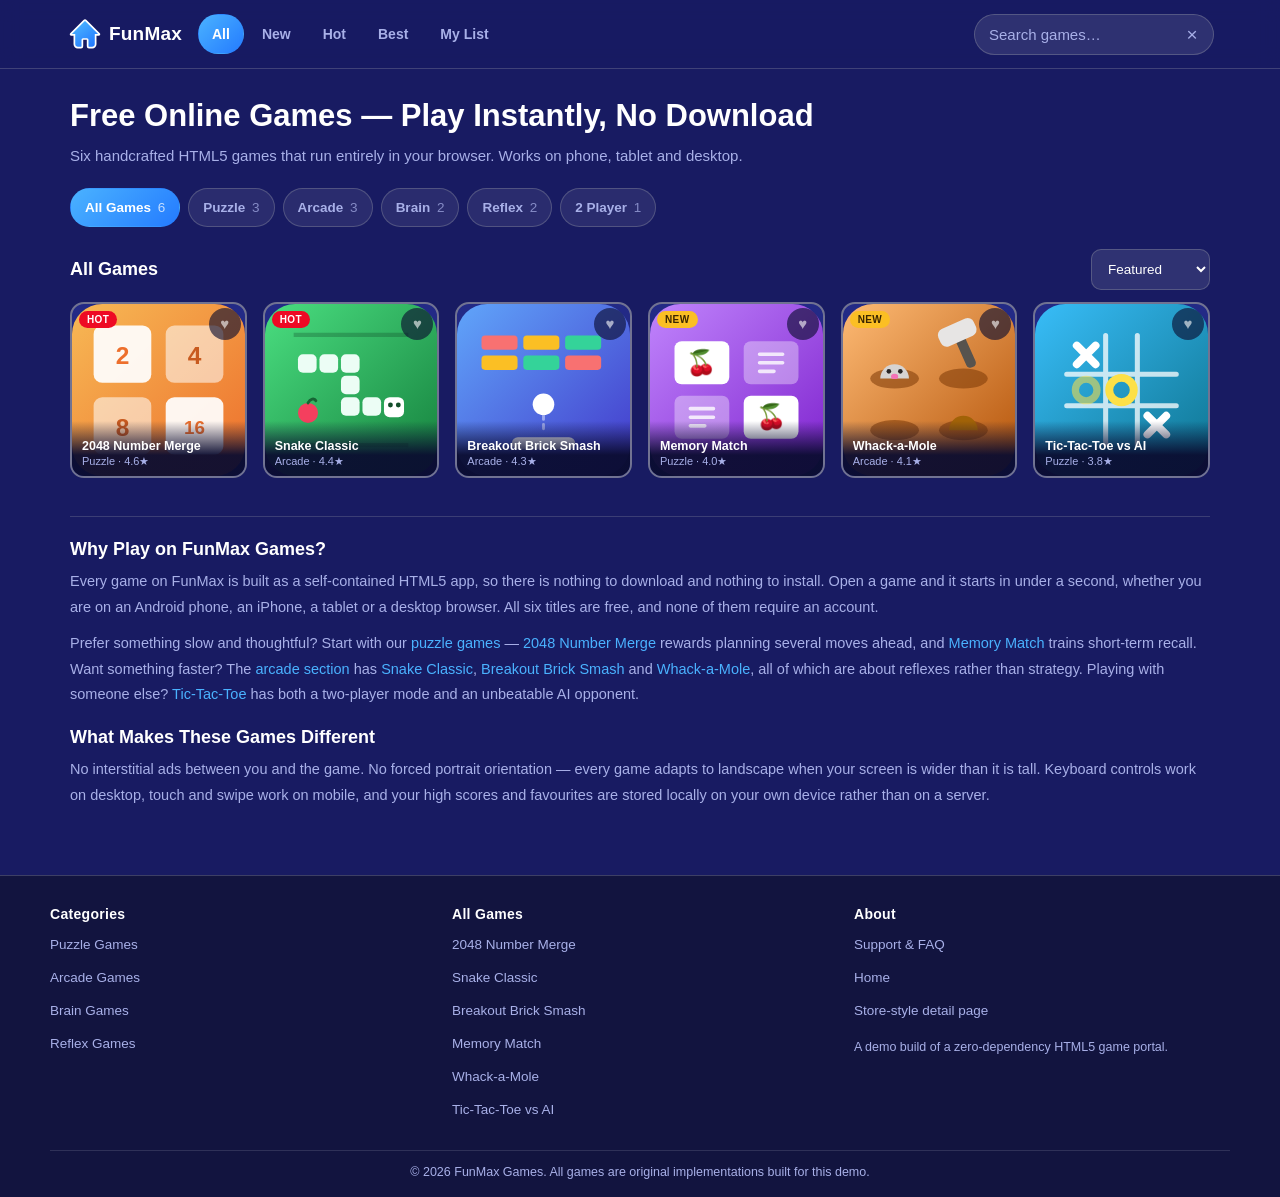
<file: index.html>
<!DOCTYPE html>
<html lang="en">
<head>
<meta charset="utf-8">
<!-- 允许缩放（不写 user-scalable=no / maximum-scale=1.0），满足 WCAG 1.4.4 -->
<meta name="viewport" content="width=device-width, initial-scale=1.0, minimum-scale=1.0, maximum-scale=5.0">
<meta name="robots" content="index,follow">
<meta name="theme-color" content="#181b62">

<!-- 每页独立 title / description -->
<title>FunMax Games - Play 6 Free HTML5 Games Online, No Download</title>
<meta name="description" content="FunMax Games offers free HTML5 games you can play instantly in the browser: 2048, Snake, Breakout, Memory Match, Whack-a-Mole and Tic-Tac-Toe. No download, no install, works on mobile and desktop.">
<meta name="keywords" content="free online games,html5 games,play games unblocked,browser games,no download games">

<!-- canonical -->
<link rel="canonical" href="https://suda-go.github.io/funmax-games/">

<!-- OG / Twitter 卡片，保证社交平台分享有预览 -->
<meta property="og:type" content="website">
<meta property="og:site_name" content="FunMax Games">
<meta property="og:locale" content="en_US">
<meta property="og:url" content="https://suda-go.github.io/funmax-games/">
<meta property="og:title" content="FunMax Games - Play 6 Free HTML5 Games Online">
<meta property="og:description" content="Play free HTML5 games instantly in your browser. No download required.">
<meta property="og:image" content="https://suda-go.github.io/funmax-games/assets/og-cover.svg">
<meta property="og:image:width" content="1200">
<meta property="og:image:height" content="630">
<meta name="twitter:card" content="summary_large_image">
<meta name="twitter:title" content="FunMax Games - Play 6 Free HTML5 Games Online">
<meta name="twitter:description" content="Play free HTML5 games instantly in your browser. No download required.">
<meta name="twitter:image" content="https://suda-go.github.io/funmax-games/assets/og-cover.svg">

<!-- PWA -->
<link rel="manifest" href="manifest.webmanifest">
<link rel="icon" href="assets/icon-2048.svg" type="image/svg+xml">
<link rel="stylesheet" href="styles.css">

<!-- 结构化数据 Organization + Breadcrumb + ItemList，供搜索引擎生成富摘要 -->
<script type="application/ld+json">
{
  "@context": "https://schema.org",
  "@type": "Organization",
  "name": "FunMax Games",
  "url": "https://suda-go.github.io/funmax-games",
  "logo": "https://suda-go.github.io/funmax-games/assets/og-cover.svg",
  "contactPoint": [{
    "@type": "ContactPoint",
    "contactType": "customer service",
    "url": "https://suda-go.github.io/funmax-games/#/support"
  }]
}
</script>
<script type="application/ld+json">
{
  "@context": "https://schema.org",
  "@type": "BreadcrumbList",
  "itemListElement": [{
    "@type": "ListItem",
    "position": 1,
    "item": { "@id": "https://suda-go.github.io/funmax-games", "name": "Games" }
  }]
}
</script>
<script type="application/ld+json">
{
  "@context": "https://schema.org",
  "@type": "ItemList",
  "name": "Free HTML5 Games on FunMax",
  "numberOfItems": 6,
  "itemListElement": [
    { "@type": "ListItem", "position": 1, "url": "https://suda-go.github.io/funmax-games/#/game/2048", "name": "2048 Number Merge" },
    { "@type": "ListItem", "position": 2, "url": "https://suda-go.github.io/funmax-games/#/game/snake", "name": "Snake Classic" },
    { "@type": "ListItem", "position": 3, "url": "https://suda-go.github.io/funmax-games/#/game/breakout", "name": "Breakout Brick Smash" },
    { "@type": "ListItem", "position": 4, "url": "https://suda-go.github.io/funmax-games/#/game/memory", "name": "Memory Match" },
    { "@type": "ListItem", "position": 5, "url": "https://suda-go.github.io/funmax-games/#/game/whack", "name": "Whack-a-Mole" },
    { "@type": "ListItem", "position": 6, "url": "https://suda-go.github.io/funmax-games/#/game/tictactoe", "name": "Tic-Tac-Toe vs AI" }
  ]
}
</script>
</head>
<body>

<a class="skip-link" href="#main">Skip to main content</a>

<!-- ============ 头部：logo + 导航 + 搜索 ============ -->
<header class="common-header">
  <div class="header-inner">
    <a href="#/" class="home-link" aria-label="FunMax Games home">
      <svg class="home-icon" width="40" height="40" viewBox="0 0 40 40" fill="none" aria-hidden="true">
        <path d="M36.75 19.8164L21.1328 4.19922C20.5078 3.57422 19.4922 3.57422 18.8672 4.19922L3.25002 19.8164C2.78127 20.2852 3.1133 21.0898 3.77736 21.0898H7.50002V32.0977C7.50002 34.2539 9.25002 36.0039 11.4063 36.0039H15.336C16.1992 36.0039 16.8985 35.3047 16.8985 34.4414V26.6562C16.8985 26.2266 17.25 25.875 17.6797 25.875H22.336C22.7656 25.875 23.1172 26.2266 23.1172 26.6562V34.4414C23.1172 35.3047 23.8164 36.0039 24.6797 36.0039H28.6016C30.7578 36.0039 32.5078 34.2539 32.5078 32.0977V21.0938H36.2227C36.8867 21.0938 37.2227 20.2891 36.75 19.8164Z"
              fill="url(#logoGrad)" stroke="#fff" stroke-width="2"/>
        <defs>
          <linearGradient id="logoGrad" x1="0" y1="15.2" x2="17.8" y2="41.3" gradientUnits="userSpaceOnUse">
            <stop stop-color="#4AB2FF"/><stop offset="1" stop-color="#247BFF"/>
          </linearGradient>
        </defs>
      </svg>
      <span class="home-title">FunMax</span>
    </a>

    <!-- 全局导航 -->
    <nav class="main-nav" aria-label="Primary">
      <a href="#/" data-nav="all">All</a>
      <a href="#/t/new" data-nav="new">New</a>
      <a href="#/t/hot" data-nav="hot">Hot</a>
      <a href="#/t/best" data-nav="best">Best</a>
      <a href="#/favorites" data-nav="favorites">My List</a>
    </nav>

    <!-- 搜索 -->
    <form class="search-box" role="search" onsubmit="return false;">
      <label class="visually-hidden" for="q">Search games</label>
      <input id="q" type="search" placeholder="Search games…" autocomplete="off">
      <button type="button" class="search-clear" aria-label="Clear search" hidden>&times;</button>
    </form>
  </div>
</header>

<main id="main">

  <!-- ==================== 首页视图 ==================== -->
  <section id="view-home" class="view">
    <h1 class="page-title">Free Online Games — Play Instantly, No Download</h1>
    <p class="page-sub">Six handcrafted HTML5 games that run entirely in your browser. Works on phone, tablet and desktop.</p>

    <!-- 分类 + 标签双层筛选 -->
    <nav class="chip-row" aria-label="Filter by category">
      <button class="chip is-active" data-cat="all">All Games <span class="chip-n">6</span></button>
      <button class="chip" data-cat="puzzle">Puzzle <span class="chip-n">3</span></button>
      <button class="chip" data-cat="arcade">Arcade <span class="chip-n">3</span></button>
      <button class="chip" data-cat="brain">Brain <span class="chip-n">2</span></button>
      <button class="chip" data-cat="reflex">Reflex <span class="chip-n">2</span></button>
      <button class="chip" data-cat="2p">2 Player <span class="chip-n">1</span></button>
    </nav>

    <div class="list-toolbar">
      <h2 class="section-title" id="list-heading">All Games</h2>
      <label class="sort-wrap">
        <span class="visually-hidden">Sort games</span>
        <select id="sort">
          <option value="default">Featured</option>
          <option value="rating">Top rated</option>
          <option value="plays">Most played</option>
          <option value="az">A → Z</option>
        </select>
      </label>
    </div>

    <!--
      关键：卡片在静态 HTML 里就带齐 href + src + alt + 可见游戏名。
      若只吐骨架、数据靠客户端 JS 补，爬虫拿到的会是一张白页。
    -->
    <ul class="game-list" id="game-list" aria-labelledby="list-heading">

      <li class="game-item" data-id="2048" data-cat="puzzle brain" data-rating="92" data-plays="18420" data-new="0">
        <article class="common-game-item">
          <a class="common-game-link" href="#/game/2048">
            <img class="common-game-icon" src="assets/icon-2048.svg" width="240" height="240"
                 alt="2048 Number Merge game icon — slide numbered tiles to combine them">
            <span class="badge badge-hot">HOT</span>
            <span class="game-meta">
              <span class="game-name">2048 Number Merge</span>
              <span class="game-tag">Puzzle · 4.6★</span>
            </span>
          </a>
          <button class="fav-btn" data-fav="2048" aria-label="Add 2048 Number Merge to My List" aria-pressed="false">♥</button>
        </article>
      </li>

      <li class="game-item is-wide" data-id="snake" data-cat="arcade reflex" data-rating="88" data-plays="24106" data-new="0">
        <article class="common-game-item">
          <a class="common-game-link" href="#/game/snake">
            <img class="common-game-icon" src="assets/icon-snake.svg" width="360" height="360"
                 alt="Snake Classic game icon — grow the snake by eating food without hitting walls">
            <span class="badge badge-hot">HOT</span>
            <span class="game-meta">
              <span class="game-name">Snake Classic</span>
              <span class="game-tag">Arcade · 4.4★</span>
            </span>
          </a>
          <button class="fav-btn" data-fav="snake" aria-label="Add Snake Classic to My List" aria-pressed="false">♥</button>
        </article>
      </li>

      <li class="game-item" data-id="breakout" data-cat="arcade reflex" data-rating="85" data-plays="12980" data-new="0">
        <article class="common-game-item">
          <a class="common-game-link" href="#/game/breakout">
            <img class="common-game-icon" src="assets/icon-breakout.svg" width="240" height="240"
                 alt="Breakout Brick Smash game icon — bounce the ball to clear all bricks">
            <span class="game-meta">
              <span class="game-name">Breakout Brick Smash</span>
              <span class="game-tag">Arcade · 4.3★</span>
            </span>
          </a>
          <button class="fav-btn" data-fav="breakout" aria-label="Add Breakout Brick Smash to My List" aria-pressed="false">♥</button>
        </article>
      </li>

      <li class="game-item" data-id="memory" data-cat="puzzle brain" data-rating="79" data-plays="9340" data-new="1">
        <article class="common-game-item">
          <a class="common-game-link" href="#/game/memory">
            <img class="common-game-icon" src="assets/icon-memory.svg" width="240" height="240"
                 alt="Memory Match game icon — flip cards to find matching pairs">
            <span class="badge badge-new">NEW</span>
            <span class="game-meta">
              <span class="game-name">Memory Match</span>
              <span class="game-tag">Puzzle · 4.0★</span>
            </span>
          </a>
          <button class="fav-btn" data-fav="memory" aria-label="Add Memory Match to My List" aria-pressed="false">♥</button>
        </article>
      </li>

      <li class="game-item" data-id="whack" data-cat="arcade reflex" data-rating="81" data-plays="15220" data-new="1">
        <article class="common-game-item">
          <a class="common-game-link" href="#/game/whack">
            <img class="common-game-icon" src="assets/icon-whack.svg" width="240" height="240"
                 alt="Whack-a-Mole game icon — tap the moles as they pop out of their holes">
            <span class="badge badge-new">NEW</span>
            <span class="game-meta">
              <span class="game-name">Whack-a-Mole</span>
              <span class="game-tag">Arcade · 4.1★</span>
            </span>
          </a>
          <button class="fav-btn" data-fav="whack" aria-label="Add Whack-a-Mole to My List" aria-pressed="false">♥</button>
        </article>
      </li>

      <li class="game-item" data-id="tictactoe" data-cat="puzzle 2p" data-rating="76" data-plays="7115" data-new="0">
        <article class="common-game-item">
          <a class="common-game-link" href="#/game/tictactoe">
            <img class="common-game-icon" src="assets/icon-tictactoe.svg" width="240" height="240"
                 alt="Tic-Tac-Toe game icon — get three in a row against the computer or a friend">
            <span class="game-meta">
              <span class="game-name">Tic-Tac-Toe vs AI</span>
              <span class="game-tag">Puzzle · 3.8★</span>
            </span>
          </a>
          <button class="fav-btn" data-fav="tictactoe" aria-label="Add Tic-Tac-Toe vs AI to My List" aria-pressed="false">♥</button>
        </article>
      </li>

    </ul>

    <p class="empty-state" id="empty-state" hidden>No games match your search. <button class="link-btn" id="reset-filters">Show all games</button></p>

    <!-- 首页 SEO 文案区，段落内嵌分类与游戏内链 -->
    <section class="seo-block">
      <h2>Why Play on FunMax Games?</h2>
      <p>
        Every game on FunMax is built as a self-contained HTML5 app, so there is nothing to download and nothing to install.
        Open a game and it starts in under a second, whether you are on an Android phone, an iPhone, a tablet or a desktop browser.
        All six titles are free, and none of them require an account.
      </p>
      <p>
        Prefer something slow and thoughtful? Start with our <a href="#/t/puzzle">puzzle games</a> —
        <a href="#/game/2048">2048 Number Merge</a> rewards planning several moves ahead, and
        <a href="#/game/memory">Memory Match</a> trains short-term recall.
        Want something faster? The <a href="#/t/arcade">arcade section</a> has
        <a href="#/game/snake">Snake Classic</a>, <a href="#/game/breakout">Breakout Brick Smash</a>
        and <a href="#/game/whack">Whack-a-Mole</a>, all of which are about reflexes rather than strategy.
        Playing with someone else? <a href="#/game/tictactoe">Tic-Tac-Toe</a> has both a two-player mode and an unbeatable AI opponent.
      </p>

      <h2>What Makes These Games Different</h2>
      <p>
        No interstitial ads between you and the game. No forced portrait orientation — every game adapts to landscape
        when your screen is wider than it is tall. Keyboard controls work on desktop, touch and swipe work on mobile,
        and your high scores and favourites are stored locally on your own device rather than on a server.
      </p>
    </section>
  </section>

  <!-- ==================== 详情视图（JS 渲染） ==================== -->
  <section id="view-detail" class="view" hidden></section>

  <!-- ==================== 支持页视图 ==================== -->
  <section id="view-support" class="view" hidden>
    <h1 class="page-title">Support</h1>
    <div class="seo-block">
      <h2>Contact</h2>
      <p>Found a bug, or want a game added? Open an issue on <a href="https://github.com/suda-go/funmax-games/issues">GitHub</a>.</p>
      <h2>Do I need to install anything?</h2>
      <p>No. Every game runs directly in your browser using HTML5 Canvas and plain JavaScript.</p>
      <h2>Where are my scores saved?</h2>
      <p>In your browser's local storage, on your device only. Clearing site data will reset them.</p>
    </div>
  </section>

</main>

<!-- footer：信任信号 + 内链出口 -->
<footer class="site-footer">
  <div class="footer-cols">
    <div class="footer-col">
      <h2>Categories</h2>
      <ul>
        <li><a href="#/t/puzzle">Puzzle Games</a></li>
        <li><a href="#/t/arcade">Arcade Games</a></li>
        <li><a href="#/t/brain">Brain Games</a></li>
        <li><a href="#/t/reflex">Reflex Games</a></li>
      </ul>
    </div>
    <div class="footer-col">
      <h2>All Games</h2>
      <ul>
        <li><a href="#/game/2048">2048 Number Merge</a></li>
        <li><a href="#/game/snake">Snake Classic</a></li>
        <li><a href="#/game/breakout">Breakout Brick Smash</a></li>
        <li><a href="#/game/memory">Memory Match</a></li>
        <li><a href="#/game/whack">Whack-a-Mole</a></li>
        <li><a href="#/game/tictactoe">Tic-Tac-Toe vs AI</a></li>
      </ul>
    </div>
    <div class="footer-col">
      <h2>About</h2>
      <ul>
        <li><a href="#/support">Support &amp; FAQ</a></li>
        <li><a href="#/">Home</a></li>
        <li><a href="detail/game-detail.html?gid=blackjack&amp;sty=1&amp;is_detail=1">Store-style detail page</a></li>
      </ul>
      <p class="footer-note">A demo build of a zero-dependency HTML5 game portal.</p>
    </div>
  </div>
  <p class="copyright">© 2026 FunMax Games. All games are original implementations built for this demo.</p>
</footer>

<script src="games.js"></script>
<script src="app.js"></script>
</body>
</html>
</file>
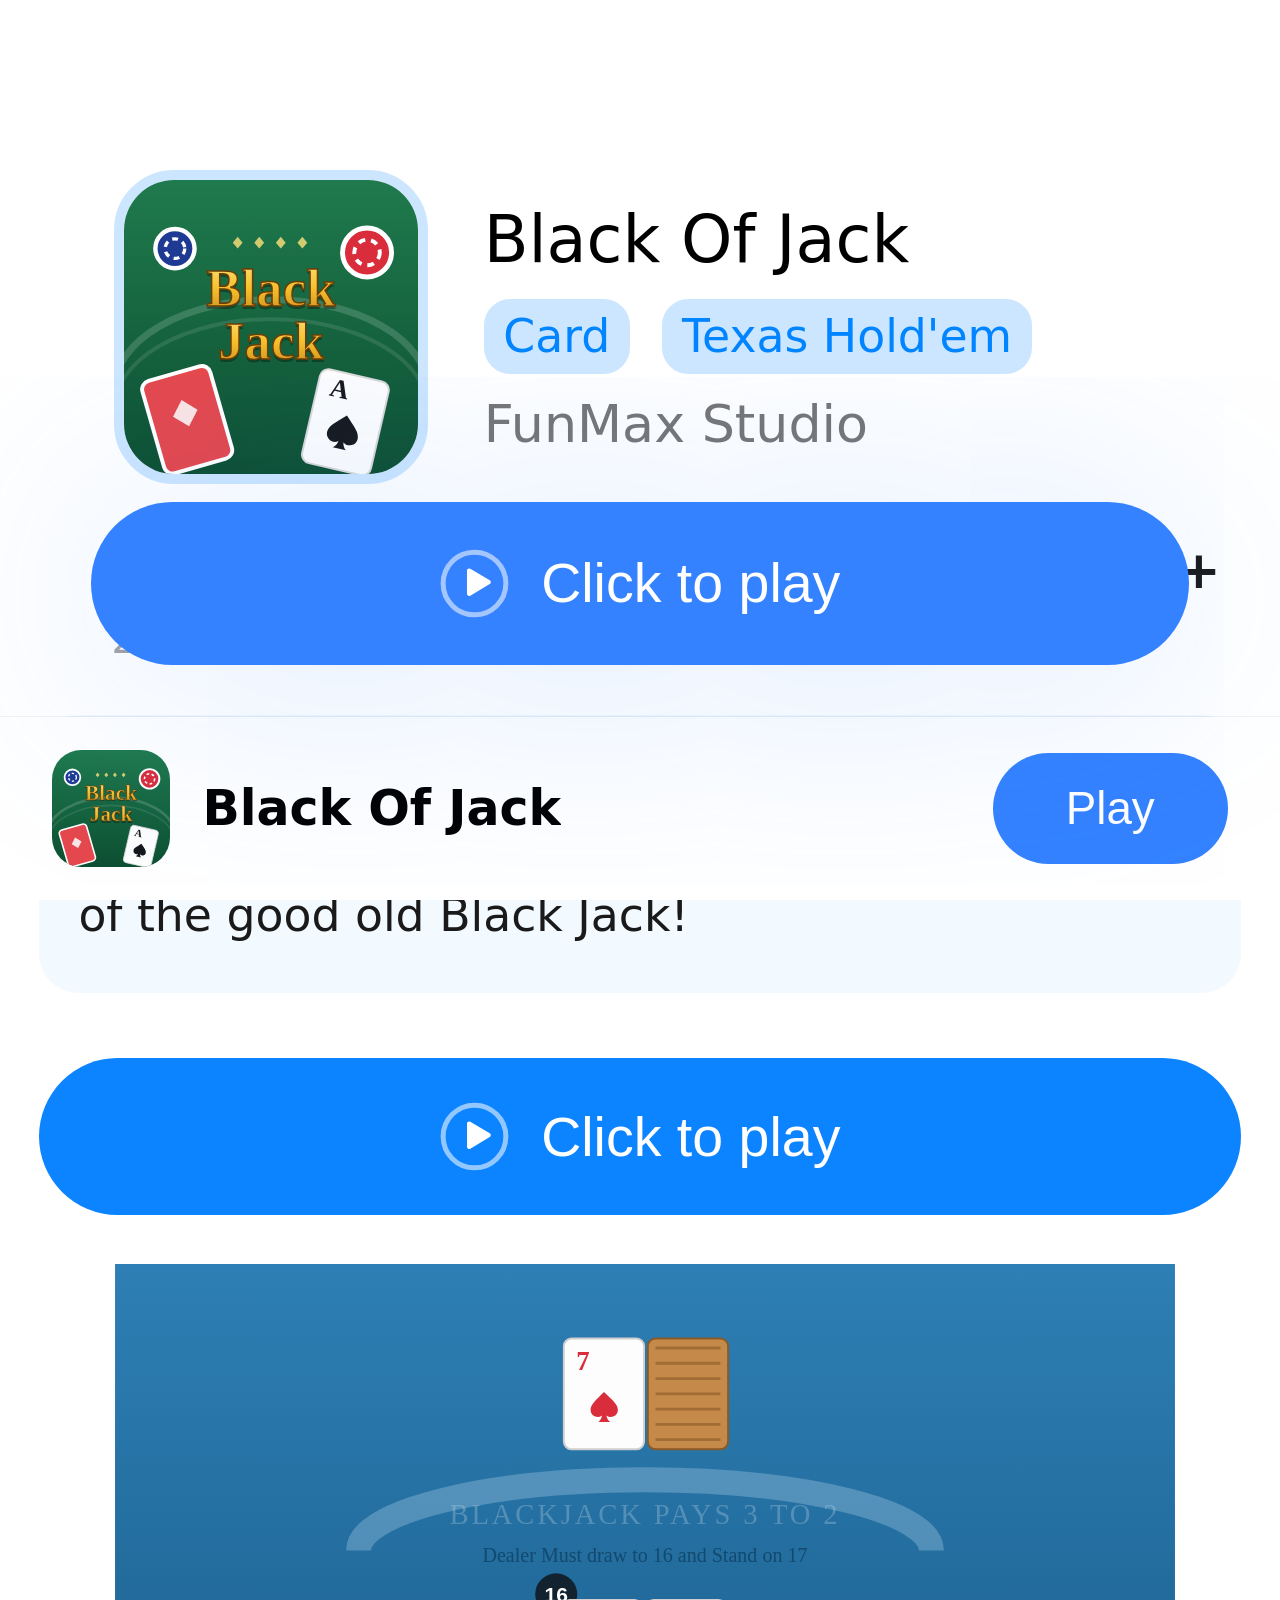
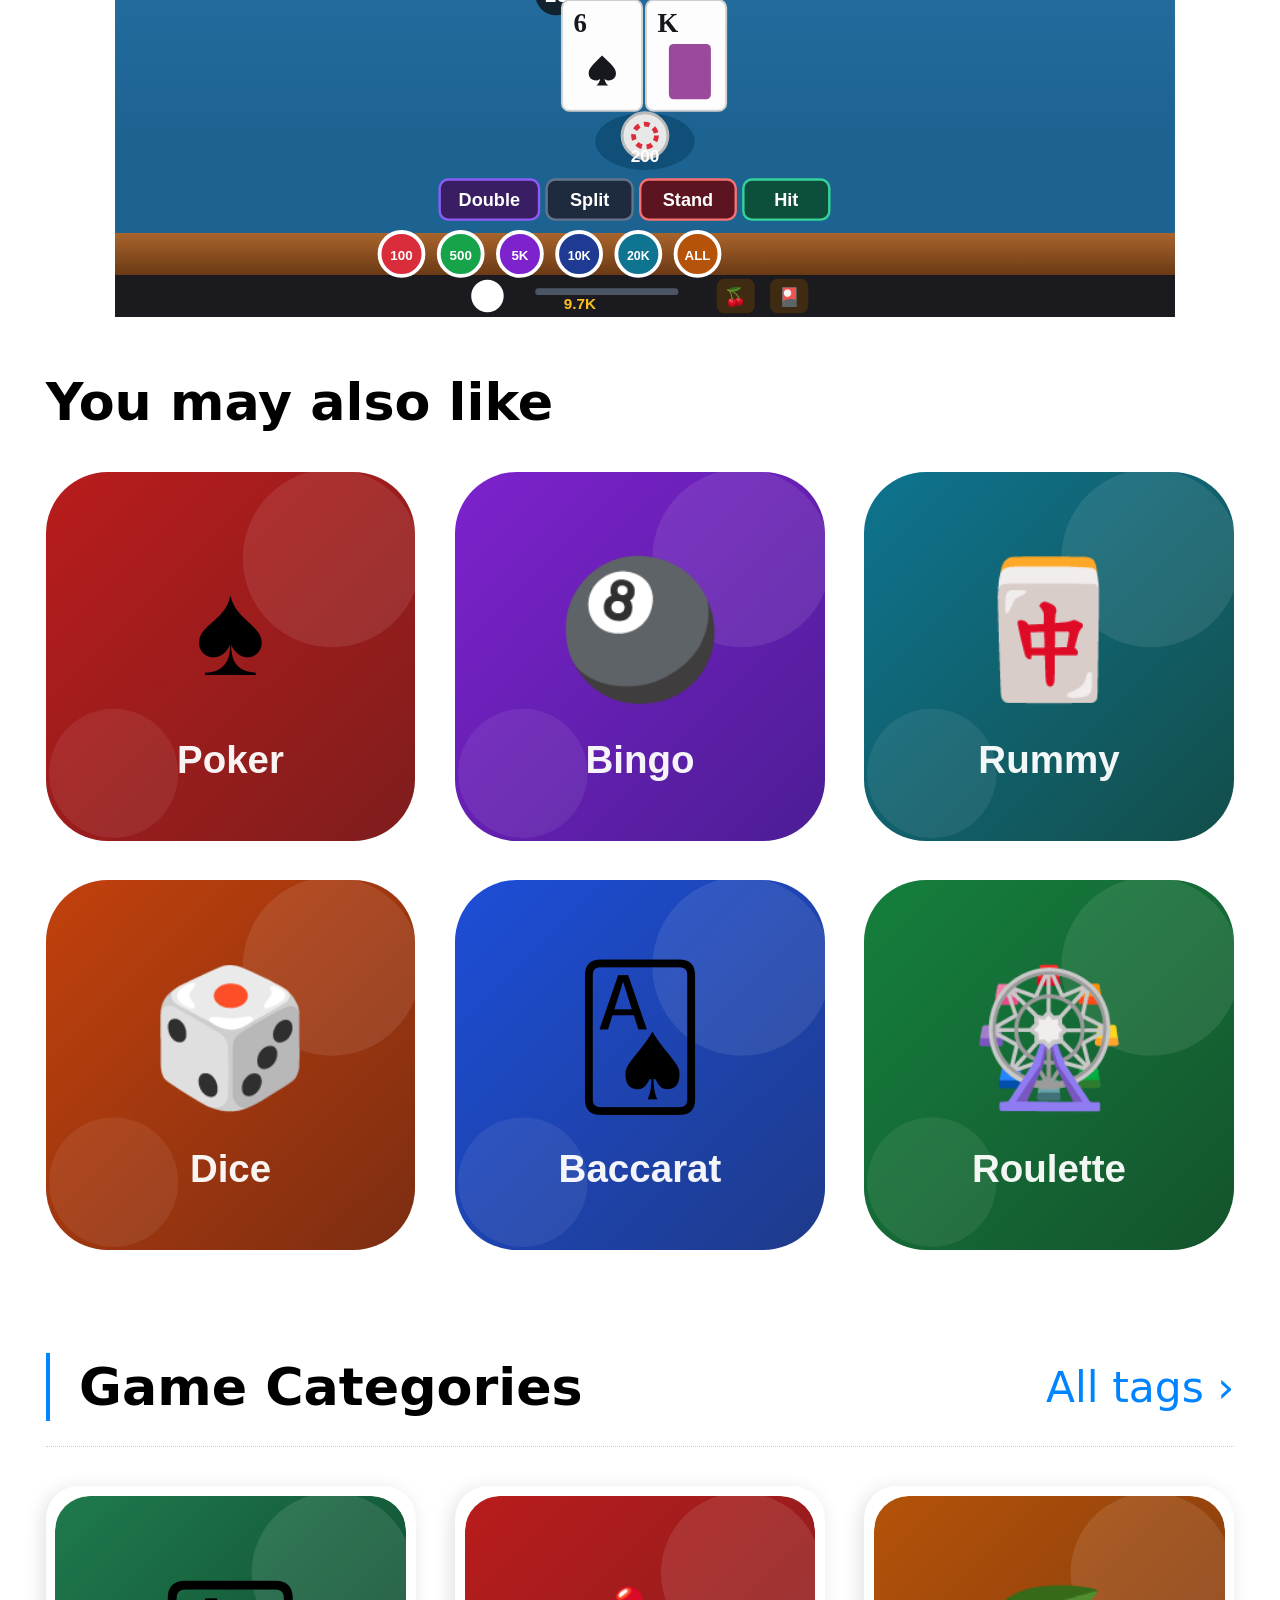
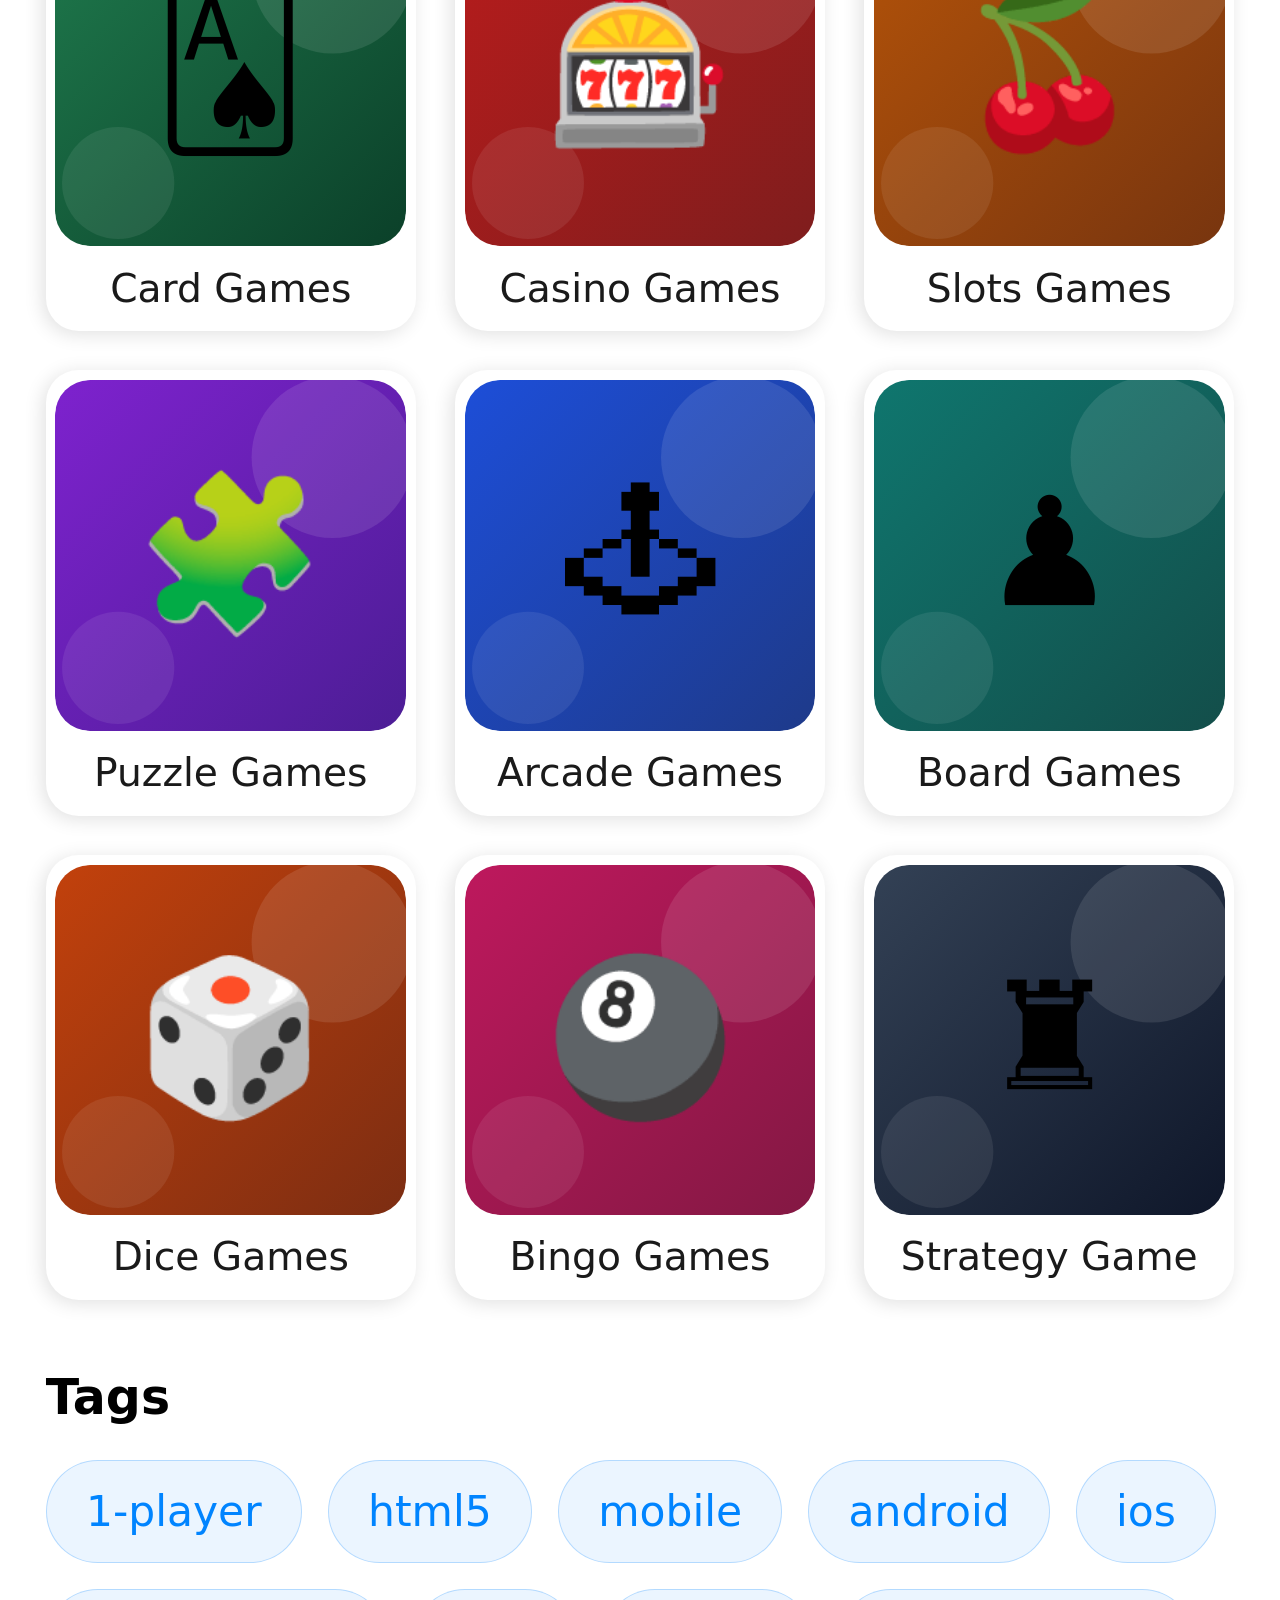
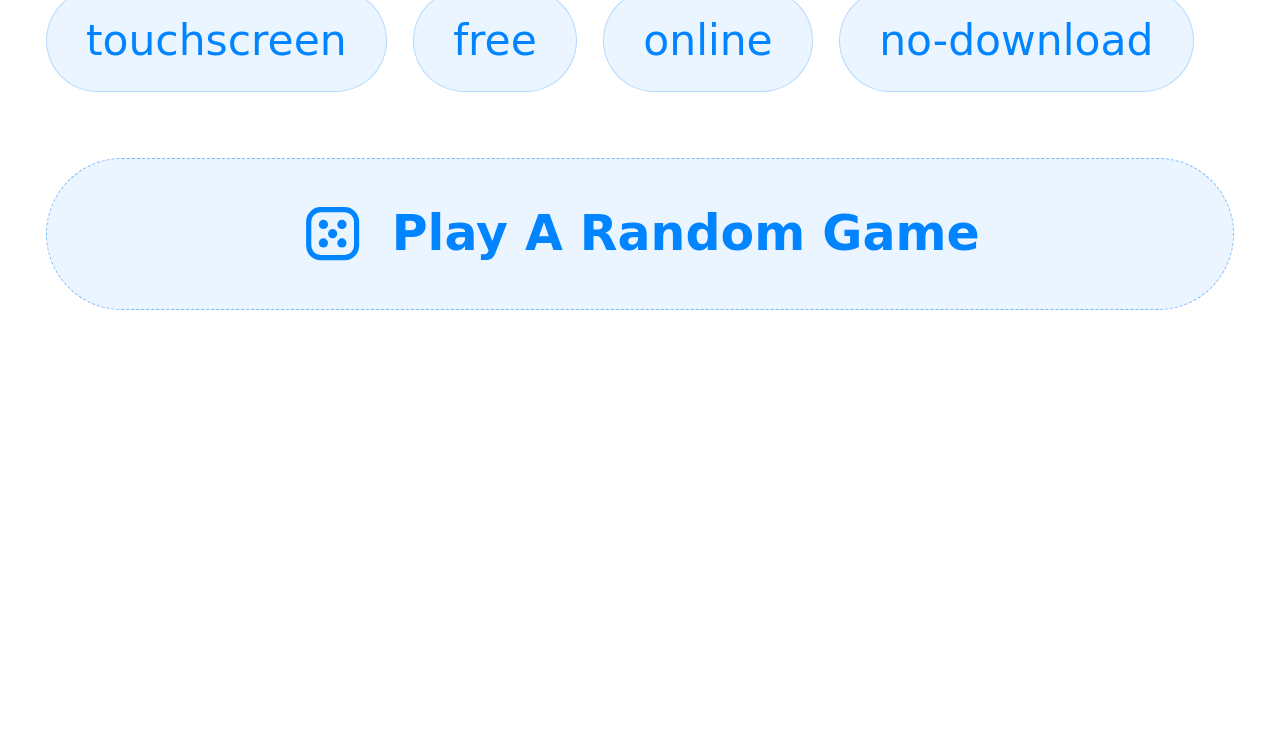
<file: detail/game-detail.html>
<!DOCTYPE html>
<html lang="en">
  <head>
    <meta charset="UTF-8" />
    <!-- 移动端商店页写法：禁用缩放 + 强制竖屏。
         注意 user-scalable=no 不满足 WCAG 1.4.4，生产环境建议改成 maximum-scale=5.0 -->
    <meta
      content="width=device-width,initial-scale=1.0,maximum-scale=1.0,user-scalable=no,viewport-fit=cover"
      name="viewport"
    />
    <meta content="yes" name="apple-mobile-web-app-capable" />
    <meta content="black" name="apple-mobile-web-app-status-bar-style" />
    <meta content="telephone=no" name="format-detection" />
    <meta content="email=no" name="format-detection" />
    <meta content="portrait" name="screen-orientation" />
    <meta content="yes" name="apple-mobile-web-app-capable" />
    <meta content="yes" name="full-screen" />
    <meta content="true" name="x5-fullscreen" />
    <title>Game Center</title>
    <link rel="icon" href="../assets/detail/icon-blackjack.svg" type="image/svg+xml" />
    <link rel="stylesheet" href="game-detail.css" />
  </head>

  <body>
    <div id="app">
      <div class="main" id="main">

        <!-- ===== App 风格顶部导航栏（默认关闭，?topnav=1 开启）=====
             高度等于 game-content 顶部那 13.2653vw 的留白，不挤压下方元素 -->
        <header class="detail-nav" id="detail-nav">
          <button class="nav-btn" id="nav-back" type="button" aria-label="Back">
            <svg viewBox="0 0 24 24" fill="none" aria-hidden="true">
              <path d="M15.5 4.5 8 12l7.5 7.5" stroke="currentColor" stroke-width="2.2" stroke-linecap="round" stroke-linejoin="round"/>
            </svg>
          </button>

          <div class="nav-title" id="nav-title">Black Of Jack</div>

          <div class="nav-actions">
            <button class="nav-btn" id="nav-search" type="button" aria-label="Search">
              <svg viewBox="0 0 24 24" fill="none" aria-hidden="true">
                <circle cx="10.6" cy="10.6" r="6.4" stroke="currentColor" stroke-width="2.1"/>
                <path d="m15.4 15.4 4.3 4.3" stroke="currentColor" stroke-width="2.1" stroke-linecap="round"/>
              </svg>
            </button>
            <button class="nav-btn" id="nav-share" type="button" aria-label="Share">
              <svg viewBox="0 0 24 24" fill="none" aria-hidden="true">
                <path d="M12 15.5V3.8m0 0L8.3 7.5M12 3.8l3.7 3.7" stroke="currentColor" stroke-width="2.1" stroke-linecap="round" stroke-linejoin="round"/>
                <path d="M5.2 12.4v6.3c0 .8.7 1.5 1.5 1.5h10.6c.8 0 1.5-.7 1.5-1.5v-6.3" stroke="currentColor" stroke-width="2.1" stroke-linecap="round"/>
              </svg>
            </button>
            <button class="nav-btn" id="nav-more" type="button" aria-label="More options"
                    aria-haspopup="true" aria-expanded="false">
              <svg viewBox="0 0 24 24" fill="none" aria-hidden="true">
                <circle cx="12" cy="5" r="1.9" fill="currentColor"/>
                <circle cx="12" cy="12" r="1.9" fill="currentColor"/>
                <circle cx="12" cy="19" r="1.9" fill="currentColor"/>
              </svg>
            </button>
          </div>

          <!-- 更多菜单 -->
          <div class="nav-menu" id="nav-menu" role="menu" hidden>
            <button class="nav-menu-item" role="menuitem" data-act="wishlist">Add to wishlist</button>
            <button class="nav-menu-item" role="menuitem" data-act="copy">Copy link</button>
            <button class="nav-menu-item" role="menuitem" data-act="home">Back to FunMax</button>
          </div>
        </header>

        <!-- 轻提示条 -->
        <div class="nav-toast" id="nav-toast" role="status" aria-live="polite" hidden></div>

        <!-- 右上角固定 home 按钮（pulse 动画） -->
        <a class="home-btn" id="home-btn" href="../index.html" aria-label="Home">
          <img src="../assets/detail/home.svg" alt="home" />
        </a>

        <div class="game-content" id="game-content">

          <!-- ===== 图标 + 标题 + 标签 + 开发者 ===== -->
          <div class="game-detail">
            <div class="game-icon">
              <img id="g-icon" src="../assets/detail/icon-blackjack.svg" alt="icon" />
            </div>
            <div class="game-detail-right">
              <div class="game-title" id="g-title">Black Of Jack</div>
              <div class="game-tag-container" id="g-tags"></div>
              <div class="game-developer" id="g-dev">FunMax Studio</div>
            </div>
          </div>

          <!-- ===== 三段数据条（中间为 1px 竖分隔线） ===== -->
          <div class="game-info-container">
            <div class="game-info-item">
              <div class="game-info-item-value">
                <span id="g-rating">4.7</span>
                <img src="../assets/detail/star.svg" alt="icon" />
              </div>
              <div class="game-info-item-title" id="g-rating-count">28M Ratings</div>
            </div>
            <div class="game-info-item">
              <div class="game-info-item-value" id="g-players">100M+</div>
              <div class="game-info-item-title">Players</div>
            </div>
            <div class="game-info-item">
              <div class="game-info-item-value" id="g-rate">Rate of 12+</div>
              <div class="game-info-item-title" id="g-rate-short">12+</div>
            </div>
          </div>

          <!-- ===== 描述（sty=1 浅蓝卡片版） ===== -->
          <div class="game-description" id="g-desc"></div>

          <!-- ===== 主 CTA ===== -->
          <button class="game-play-btn" id="play-btn" type="button">
            <span class="auto-loading-inner" id="auto-loading-inner" hidden>Loading…</span>
            <svg class="loading-btn loading-svg" id="loading-spinner" viewBox="0 0 24 24" hidden aria-hidden="true">
              <path d="M12 2a10 10 0 1 0 10 10h-3a7 7 0 1 1-7-7V2Z"/>
            </svg>
            <img class="play-icon" id="play-icon" src="../assets/detail/play.svg" alt="" />
            <div id="play-btn-text">Click to play</div>
          </button>

          <!-- ===== 截图横滑（大图 / 小图两种模式） ===== -->
          <div class="game-screenshot-container" id="shots-container">
            <div class="game-screenshot-wrapper" id="shots"></div>
          </div>
        </div>

        <!-- ===== 可展开描述（sty=2 启用） ===== -->
        <div class="game-description-new" id="desc-new" hidden>
          <div class="game-description-new-title">About this game</div>
          <div class="game-description-new-content collapsed" id="desc-new-content"></div>
        </div>

        <!-- ===== 推荐游戏 3×2 ===== -->
        <div class="game-recommend" id="recommend">
          <div class="game-recommend-title">You may also like</div>
          <div class="game-recommend-list" id="recommend-list"></div>
        </div>

        <!-- ===== 游戏分类导航 =====
             3 列缩略图网格 + 分类名（CSS ::after 自动补 " Games"）
             + 标签 pill 行 + Random Game 按钮 -->
        <section class="game-category" id="game-category">
          <div class="box-header">
            <h2>Game Categories</h2>
            <a class="box-header-more" href="../index.html#/" id="cat-all">All tags &rsaquo;</a>
          </div>

          <div class="list" id="cat-list"></div>

          <!-- 纯文字 pill -->
          <div class="tag-panel">
            <h3 class="tag-panel-title">Tags</h3>
            <ul class="nav-pills-tags" id="tag-list"></ul>
          </div>

          <a class="random-game-btn" href="#" id="random-btn">
            <svg viewBox="0 0 24 24" fill="none" aria-hidden="true">
              <rect x="3.2" y="3.2" width="17.6" height="17.6" rx="4.4" stroke="currentColor" stroke-width="1.9"/>
              <circle cx="8.6" cy="8.6" r="1.7" fill="currentColor"/>
              <circle cx="15.4" cy="15.4" r="1.7" fill="currentColor"/>
              <circle cx="15.4" cy="8.6" r="1.7" fill="currentColor"/>
              <circle cx="8.6" cy="15.4" r="1.7" fill="currentColor"/>
              <circle cx="12" cy="12" r="1.7" fill="currentColor"/>
            </svg>
            <span>Play A Random Game</span>
          </a>
        </section>

        <!-- ===== 底部固定品牌条 ===== -->
        <div class="dp-banner" id="dp-banner">
          <div class="dp-banner-brand">
            <div class="dp-banner-icon">
              <img src="../assets/detail/icon-blackjack.svg" alt="icon" />
            </div>
            <div class="dp-banner-title" id="banner-title">Black Of Jack</div>
          </div>
          <button class="dp-banner-btn" type="button" id="banner-btn">Play</button>
        </div>

        <!-- ===== 滚动后浮出的播放条 ===== -->
        <div class="floating-play-bar" id="float-bar">
          <button class="floating-play-btn" type="button" id="float-btn">
            <img class="floating-play-icon" src="../assets/detail/play.svg" alt="" />
            Click to play
          </button>
        </div>

        <!-- ===== 游戏墙弹窗（style2 / style3 / style4） ===== -->
        <div class="game-modal" id="modal" hidden>
          <div class="game-modal-content game-modal-style2" id="modal-content"></div>
          <img class="game-modal-close" id="modal-close" src="../assets/detail/close.svg" alt="close" />
        </div>

      </div>
    </div>

    <script src="game-detail.js"></script>
  </body>
</html>
</file>
<file: styles.css>
/* ============================================================
   FunMax Games — 样式表
   配色：背景 #181b62 / 描边 #717392 / logo 渐变 #4AB2FF → #247BFF
   设计取舍：
     1. 网格用 CSS Grid，不用 flex + nth-child 硬编码 margin
     2. 次要文字用 #a8b0e8，保证深色底上的对比度达 WCAG AA
     3. 卡片除图标外还显示游戏名与标签
   ============================================================ */

:root {
  --bg: #181b62;
  --bg-soft: #1f2374;
  --bg-card: #232a86;
  --stroke: #717392;
  --text: #ffffff;
  --text-dim: #a8b0e8;      /* 比描边色更亮，保证正文对比度 */
  --brand-1: #4ab2ff;
  --brand-2: #247bff;
  --accent: #fbbf24;
  --danger: #ee0a24;
  --radius-card: 14px;
  --radius-lg: 20px;
  --maxw: 1180px;
}

* { box-sizing: border-box; }

html, body {
  margin: 0;
  padding: 0;
  width: 100%;
  background: var(--bg);
  color: var(--text);
  font-family: -apple-system, BlinkMacSystemFont, "Segoe UI", Roboto, "Helvetica Neue", Arial,
               "PingFang SC", "Microsoft YaHei", sans-serif;
  -webkit-tap-highlight-color: rgba(0,0,0,0);
  -webkit-text-size-adjust: 100%;
}

body { display: flex; flex-direction: column; min-height: 100vh; }

a { color: var(--brand-1); text-decoration: none; }
a:hover { text-decoration: underline; }

h1, h2, h3, p, ul, li, figure { margin: 0; }
ul { list-style: none; padding: 0; }
button { font: inherit; color: inherit; background: none; border: 0; cursor: pointer; }

/* 键盘焦点可见 —— 无障碍必需 */
:focus-visible {
  outline: 3px solid var(--brand-1);
  outline-offset: 2px;
  border-radius: 6px;
}

.visually-hidden {
  position: absolute; width: 1px; height: 1px;
  margin: -1px; padding: 0; overflow: hidden;
  clip: rect(0 0 0 0); white-space: nowrap; border: 0;
}

.skip-link {
  position: absolute; left: 12px; top: -48px;
  z-index: 100; padding: 10px 16px;
  background: #fff; color: #181b62; font-weight: 700;
  border-radius: 0 0 8px 8px; transition: top .18s;
}
.skip-link:focus { top: 0; }

/* ======================= 头部 ======================= */
.common-header {
  position: sticky; top: 0; z-index: 30;
  background: rgba(24, 27, 98, .92);
  backdrop-filter: blur(10px);
  border-bottom: 1px solid rgba(113, 115, 146, .45);
}
/* 移动端优先：两行布局（logo+搜索 / 导航横滑），避免 flex-wrap 撑成三行 */
.header-inner {
  max-width: var(--maxw); margin: 0 auto;
  padding: 8px 12px;
  display: grid;
  grid-template-columns: auto minmax(0, 1fr);
  grid-template-areas:
    "logo search"
    "nav  nav";
  align-items: center;
  column-gap: 10px; row-gap: 6px;
}
.home-link { grid-area: logo; display: flex; align-items: center; gap: 7px; padding: 7px 2px; }
.home-link:hover { text-decoration: none; }
.home-icon { width: 30px; height: 30px; display: block; flex: 0 0 auto; }
.home-title { font-weight: 700; font-size: 17px; color: #fff; letter-spacing: .2px; }

.main-nav {
  grid-area: nav;
  display: flex; gap: 4px;
  flex-wrap: nowrap;
  overflow-x: auto;
  -webkit-overflow-scrolling: touch;
  scrollbar-width: none;
  margin: 0 -12px; padding: 0 12px;   /* 贴边滚动，视觉上不留断口 */
}
.main-nav::-webkit-scrollbar { display: none; }
.main-nav a {
  flex: 0 0 auto;
  padding: 11px 13px;                 /* 44px 触控高度 */
  border-radius: 999px;
  color: var(--text-dim); font-size: 14px; font-weight: 600;
  border: 1px solid transparent;
  white-space: nowrap;
}
.main-nav a:hover { background: rgba(255,255,255,.09); color: #fff; text-decoration: none; }
.main-nav a[aria-current="page"] {
  background: linear-gradient(135deg, var(--brand-1), var(--brand-2));
  color: #fff; border-color: transparent;
}

.search-box { grid-area: search; position: relative; min-width: 0; }
.search-box input {
  width: 100%; padding: 11px 38px 11px 14px;
  background: rgba(255,255,255,.1);
  border: 1px solid rgba(113,115,146,.6);
  border-radius: 999px; color: #fff; font-size: 15px;  /* ≥16px 可避免 iOS 聚焦缩放，这里配合可缩放 viewport 取 15px */
}
.search-box input::placeholder { color: var(--text-dim); }
.search-box input:focus { background: rgba(255,255,255,.16); outline-offset: 0; }
.search-clear {
  position: absolute; right: 6px; top: 50%; transform: translateY(-50%);
  width: 32px; height: 32px; border-radius: 50%;
  color: var(--text-dim); font-size: 19px; line-height: 1;
  display: flex; align-items: center; justify-content: center;
}
.search-clear:hover { background: rgba(255,255,255,.15); color: #fff; }

/* ======================= 主体 ======================= */
#main { flex: 1 0 auto; max-width: var(--maxw); width: 100%; margin: 0 auto; padding: 20px 16px 48px; }

.page-title { font-size: clamp(21px, 5vw, 31px); line-height: 1.25; font-weight: 800; }
.page-sub { margin-top: 8px; color: var(--text-dim); font-size: 15px; line-height: 1.6; }

.chip-row { display: flex; gap: 8px; margin: 20px 0 8px; overflow-x: auto; padding-bottom: 6px; scrollbar-width: thin; }
.chip {
  flex: 0 0 auto; padding: 11px 14px; border-radius: 999px;
  background: rgba(255,255,255,.08);
  border: 1px solid rgba(113,115,146,.55);
  color: var(--text-dim); font-size: 13.5px; font-weight: 600; white-space: nowrap;
}
.chip:hover { color: #fff; background: rgba(255,255,255,.14); }
.chip.is-active {
  background: linear-gradient(135deg, var(--brand-1), var(--brand-2));
  border-color: transparent; color: #fff;
}
.chip-n { opacity: .72; font-weight: 500; margin-left: 3px; }

.list-toolbar { display: flex; align-items: center; justify-content: space-between; gap: 12px; margin: 16px 0 12px; }
.section-title { font-size: 18px; font-weight: 700; }
.sort-wrap select {
  padding: 11px 12px; border-radius: 10px; font-size: 13.5px;
  background: rgba(255,255,255,.1); color: #fff;
  border: 1px solid rgba(113,115,146,.6);
}
.sort-wrap select option { background: #1f2374; color: #fff; }

/* ======================= 游戏网格 =======================
   用 Grid 而非 flex + 固定 vw：放大卡用 span 2 自然跨格，不依赖元素顺序 */
.game-list {
  display: grid;
  grid-template-columns: repeat(3, 1fr);
  gap: 12px;
}
.game-item { min-width: 0; }
.game-item.is-wide { grid-column: span 2; grid-row: span 2; }

.common-game-item {
  position: relative;
  width: 100%; height: 100%;
  aspect-ratio: 1 / 1;
  border-radius: var(--radius-card);
  overflow: hidden;
  background: var(--bg-card);
  border: 2px solid var(--stroke);
  transition: transform .18s ease, border-color .18s ease, box-shadow .18s ease;
}
.game-item.is-wide .common-game-item { aspect-ratio: auto; }
.common-game-item:hover {
  transform: translateY(-3px);
  border-color: var(--brand-1);
  box-shadow: 0 10px 26px rgba(0,0,0,.4);
}

.common-game-link { display: block; width: 100%; height: 100%; position: relative; }
.common-game-link:hover { text-decoration: none; }
.common-game-icon { display: block; width: 100%; height: 100%; object-fit: cover; }

/* 卡片底部信息条。
   小屏 3 列时卡片仅约 105px 宽，字号必须压到 10.5px 才放得下完整游戏名。 */
.game-meta {
  position: absolute; left: 0; right: 0; bottom: 0;
  padding: 14px 6px 5px;
  background: linear-gradient(to top, rgba(10,12,48,.95) 38%, rgba(10,12,48,0));
  display: flex; flex-direction: column; gap: 1px;
}
.game-name {
  color: #fff; font-size: 10.5px; font-weight: 700; line-height: 1.25;
  display: -webkit-box; -webkit-line-clamp: 2; -webkit-box-orient: vertical; overflow: hidden;
}
.game-tag {
  color: var(--text-dim); font-size: 9.5px;
  white-space: nowrap; overflow: hidden; text-overflow: ellipsis;
}
.game-item.is-wide .game-meta { padding: 20px 11px 9px; }
.game-item.is-wide .game-name { font-size: 15px; -webkit-line-clamp: 1; }
.game-item.is-wide .game-tag { font-size: 12px; }

.badge {
  position: absolute; top: 7px; left: 7px; z-index: 2;
  padding: 3px 8px; border-radius: 999px;
  font-size: 10px; font-weight: 800; letter-spacing: .4px;
}
.badge-hot { background: var(--danger); color: #fff; }
.badge-new { background: var(--accent); color: #3a2600; }

.fav-btn {
  position: absolute; top: 4px; right: 4px; z-index: 3;
  width: 32px; height: 32px; border-radius: 50%;
  background: rgba(10,12,48,.62); color: rgba(255,255,255,.6);
  font-size: 15px; line-height: 1;
  display: flex; align-items: center; justify-content: center;
  transition: transform .15s, color .15s;
}
/* 视觉 32px、热区 46px —— 小卡片上放不下 44px 的按钮本体 */
.fav-btn::after { content: ''; position: absolute; inset: -7px; border-radius: 50%; }
.fav-btn:hover { transform: scale(1.14); color: #fff; }
.fav-btn[aria-pressed="true"] { color: #ff4d6d; }

.empty-state { margin: 28px 0; color: var(--text-dim); text-align: center; font-size: 15px; }
.link-btn { color: var(--brand-1); text-decoration: underline; }

/* ======================= SEO 文案区 ======================= */
.seo-block { margin-top: 38px; padding-top: 22px; border-top: 1px solid rgba(113,115,146,.4); }
.seo-block h2 { font-size: 18px; margin: 20px 0 9px; }
.seo-block h2:first-child { margin-top: 0; }
.seo-block p { color: var(--text-dim); font-size: 14.5px; line-height: 1.75; margin-bottom: 11px; }

/* ======================= 详情页 ======================= */
.detail-top { display: flex; align-items: center; gap: 12px; margin-bottom: 14px; flex-wrap: wrap; }
.back-btn {
  display: inline-flex; align-items: center; gap: 6px;
  padding: 8px 14px; border-radius: 999px;
  background: rgba(255,255,255,.1); border: 1px solid rgba(113,115,146,.6);
  font-size: 14px; font-weight: 600; color: var(--text-dim);
}
.back-btn:hover { color: #fff; background: rgba(255,255,255,.16); }

.breadcrumb { font-size: 13px; color: var(--text-dim); }
.breadcrumb a { color: var(--text-dim); }
.breadcrumb a:hover { color: #fff; }
.breadcrumb span { margin: 0 6px; opacity: .6; }

.detail-head { display: flex; gap: 14px; align-items: flex-start; margin-bottom: 16px; }
.detail-icon {
  width: 76px; height: 76px; border-radius: 16px; flex: 0 0 auto;
  border: 2px solid var(--stroke); object-fit: cover;
}
.detail-h1 { font-size: clamp(20px, 4.6vw, 27px); font-weight: 800; line-height: 1.25; }
.detail-sub { margin-top: 6px; color: var(--text-dim); font-size: 13.5px; display: flex; gap: 10px; flex-wrap: wrap; align-items: center; }
.pill { padding: 3px 10px; border-radius: 999px; background: rgba(255,255,255,.1); font-size: 12px; }

/* 游戏舞台 */
.stage-wrap {
  background: #0e1044;
  border: 2px solid var(--stroke);
  border-radius: var(--radius-lg);
  overflow: hidden;
  margin-bottom: 14px;
}
.stage-bar {
  display: flex; align-items: center; gap: 10px; flex-wrap: wrap;
  padding: 10px 14px; background: rgba(255,255,255,.06);
  border-bottom: 1px solid rgba(113,115,146,.4);
}
.stage-score { font-size: 14px; font-weight: 700; }
.stage-score b { color: var(--accent); font-variant-numeric: tabular-nums; }
.stage-spacer { flex: 1 1 auto; }
.btn {
  padding: 8px 15px; border-radius: 10px; font-size: 13.5px; font-weight: 700;
  background: rgba(255,255,255,.12); border: 1px solid rgba(113,115,146,.6);
}
.btn:hover { background: rgba(255,255,255,.2); }
.btn-primary {
  background: linear-gradient(135deg, var(--brand-1), var(--brand-2));
  border-color: transparent; color: #fff;
}
.btn-primary:hover { filter: brightness(1.1); }

.stage {
  position: relative;
  /* 必须是 column：canvas 与操作提示是兄弟节点，横向 flex 会把提示挤到右侧竖排 */
  display: flex; flex-direction: column;
  align-items: center; justify-content: center; gap: 10px;
  min-height: 340px; padding: 16px;
  background:
    radial-gradient(circle at 30% 20%, rgba(74,178,255,.12), transparent 60%),
    #0e1044;
}
.stage > .tw-hint { margin-top: 0; }
.stage canvas { max-width: 100%; height: auto; touch-action: none; border-radius: 10px; }

/* 游戏内 DOM 面板通用 */
.g-grid { display: grid; gap: 8px; }
.g-msg {
  position: absolute; inset: 0; z-index: 5;
  display: flex; flex-direction: column; align-items: center; justify-content: center; gap: 12px;
  background: rgba(8,10,40,.88); text-align: center; padding: 20px;
}
.g-msg h3 { font-size: 22px; }
.g-msg p { color: var(--text-dim); font-size: 14px; }

/* 评分条 */
.rate-row { display: flex; align-items: center; gap: 12px; flex-wrap: wrap; margin-bottom: 18px; }
.stars { display: flex; gap: 2px; }
.star {
  font-size: 26px; line-height: 1; padding: 7px 4px;   /* 40px 触控高度 */
  color: rgba(255,255,255,.3); transition: color .12s, transform .12s;
}
.star:hover, .star.is-on { color: var(--accent); }
.star:hover { transform: scale(1.16); }
.rate-note { font-size: 13px; color: var(--text-dim); }

.similar-list { display: grid; grid-template-columns: repeat(auto-fill, minmax(96px, 1fr)); gap: 10px; }

/* ======================= 页脚 ======================= */
.site-footer {
  flex: 0 0 auto;
  background: #12143f;
  border-top: 1px solid rgba(113,115,146,.45);
  padding: 30px 16px 18px;
}
.footer-cols {
  max-width: var(--maxw); margin: 0 auto;
  display: grid; grid-template-columns: repeat(auto-fit, minmax(190px, 1fr)); gap: 26px;
}
.footer-col h2 { font-size: 14px; margin-bottom: 6px; letter-spacing: .3px; }
.footer-col li { margin-bottom: 0; }
/* 列表式导航链接给足触控高度（内联正文链接不受此影响） */
.footer-col a {
  display: inline-block; padding: 9px 0;
  color: var(--text-dim); font-size: 13.5px;
}
.footer-col a:hover { color: #fff; }
.footer-note { color: var(--text-dim); font-size: 12.5px; line-height: 1.6; margin-top: 10px; }
.copyright {
  max-width: var(--maxw); margin: 24px auto 0;
  padding-top: 14px; border-top: 1px solid rgba(113,115,146,.3);
  color: var(--text-dim); font-size: 12.5px; text-align: center;
}

/* ======================= 响应式 ======================= */
/* 移动端 3 列时 .is-wide 的 2x2 卡正好把 9 个格位填满。
   列数变多后同样的跨格会在行尾留下空洞，所以桌面端取消放大，回到等宽网格。 */
@media (min-width: 560px) {
  .game-list { grid-template-columns: repeat(auto-fill, minmax(136px, 1fr)); gap: 14px; }
  .game-item.is-wide { grid-column: auto; grid-row: auto; }
  .game-item.is-wide .common-game-item { aspect-ratio: 1 / 1; }
  /* 卡片变宽后字号回调 */
  .game-meta, .game-item.is-wide .game-meta { padding: 18px 10px 8px; }
  .game-name, .game-item.is-wide .game-name { font-size: 12.5px; -webkit-line-clamp: 2; }
  .game-tag, .game-item.is-wide .game-tag { font-size: 11px; }
}

/* 宽屏：头部回到单行 logo | nav | search */
@media (min-width: 700px) {
  .header-inner {
    padding: 10px 16px;
    grid-template-columns: auto minmax(0, 1fr) 240px;
    grid-template-areas: "logo nav search";
    column-gap: 14px; row-gap: 0;
  }
  .main-nav { margin: 0; padding: 0; overflow: visible; }
  .home-icon { width: 34px; height: 34px; }
  .home-title { font-size: 19px; }
}
@media (min-width: 820px) {
  .game-list { grid-template-columns: repeat(auto-fill, minmax(150px, 1fr)); gap: 16px; }
  #main { padding: 28px 20px 56px; }
  .detail-icon { width: 92px; height: 92px; }
  .stage { min-height: 460px; }
  /* 大屏把游戏面板放大，否则舞台两侧全是空白 */
  .tw-board { width: min(70vw, 420px); }
  .mm-board { width: min(70vw, 430px); }
  .wm-board { width: min(70vw, 410px); }
  .tt-board { width: min(60vw, 340px); }
}

/* 横屏手机：让游戏舞台自适应，不强制竖屏 */
@media (max-height: 520px) and (orientation: landscape) {
  .common-header { position: static; }
  .stage { min-height: 260px; padding: 8px; }
  .seo-block, .site-footer { display: none; }
}

@media (prefers-reduced-motion: reduce) {
  * { transition: none !important; animation: none !important; }
}

/* ============================================================
   各游戏内部样式
   ============================================================ */
.tw-hint { margin-top: 12px; color: var(--text-dim); font-size: 12.5px; text-align: center; }

/* ---------- 2048 ---------- */
.tw-wrap { display: flex; flex-direction: column; align-items: center; }
.tw-board {
  display: grid; grid-template-columns: repeat(4, 1fr); gap: 9px;
  width: min(87vw, 336px); aspect-ratio: 1/1;
  padding: 9px; background: #1a1f6b; border-radius: 12px;
}
.tw-cell {
  display: flex; align-items: center; justify-content: center;
  background: rgba(255,255,255,.07); border-radius: 7px;
  font-weight: 800; font-size: 26px;
  font-variant-numeric: tabular-nums;
}
.tw-cell.is-filled { animation: pop .14s ease-out; }
@keyframes pop { from { transform: scale(.82); } to { transform: scale(1); } }

/* ---------- Memory ---------- */
.mm-wrap { display: flex; flex-direction: column; align-items: center; }
.mm-board {
  display: grid; grid-template-columns: repeat(4, 1fr); gap: 9px;
  width: min(87vw, 340px);
}
.mm-card {
  aspect-ratio: 3/4;
  display: flex; align-items: center; justify-content: center;
  font-size: clamp(22px, 7vw, 32px);
  background: linear-gradient(135deg, #3b45b8, #272f8f);
  border: 2px solid rgba(113,115,146,.7);
  border-radius: 10px;
  transition: transform .16s, background .16s;
}
.mm-card:hover:not(.is-done) { transform: translateY(-2px); }
.mm-card.is-open { background: #fff; }
.mm-card.is-done { background: #16a34a; border-color: #22c55e; cursor: default; }

/* ---------- Whack-a-Mole ---------- */
.wm-wrap { display: flex; flex-direction: column; align-items: center; }
.wm-board {
  display: grid; grid-template-columns: repeat(3, 1fr); gap: 12px;
  width: min(87vw, 340px);
}
.wm-hole {
  position: relative; aspect-ratio: 1/1; overflow: hidden;
  background: radial-gradient(ellipse at 50% 84%, #4a2c0c 0 46%, #23306e 47%);
  border: 2px solid rgba(113,115,146,.7);
  border-radius: 14px;
}
.wm-mole {
  position: absolute; left: 50%; bottom: -60%;
  transform: translateX(-50%);
  font-size: clamp(30px, 10vw, 44px); line-height: 1;
  transition: bottom .12s ease-out;
}
.wm-hole.is-up .wm-mole { bottom: 14%; }
.wm-hole.is-bonk { background: radial-gradient(ellipse at 50% 84%, #7c3a06 0 46%, #3a4aa0 47%); }
.wm-hole.is-miss { border-color: var(--danger); }

/* ---------- Tic-Tac-Toe ---------- */
.tt-wrap { display: flex; flex-direction: column; align-items: center; gap: 14px; }
.tt-modes { display: flex; gap: 8px; }
.tt-modes .btn.is-on {
  background: linear-gradient(135deg, var(--brand-1), var(--brand-2));
  border-color: transparent;
}
.tt-board {
  display: grid; grid-template-columns: repeat(3, 1fr); gap: 8px;
  width: min(80vw, 292px);
}
.tt-cell {
  aspect-ratio: 1/1;
  display: flex; align-items: center; justify-content: center;
  font-size: clamp(34px, 11vw, 50px); font-weight: 800; line-height: 1;
  background: rgba(255,255,255,.08);
  border: 2px solid rgba(113,115,146,.7);
  border-radius: 12px;
}
.tt-cell:not(:disabled):hover { background: rgba(255,255,255,.17); }
.tt-cell.is-x { color: #60a5fa; }
.tt-cell.is-o { color: #fbbf24; }
.tt-cell.is-win { background: rgba(34,197,94,.3); border-color: #22c55e; }
.tt-cell:disabled { cursor: default; }
.tt-turn { color: var(--text-dim); font-size: 14px; min-height: 20px; }

/* ---------- 详情页：操作说明表 ---------- */
.ctrl-list { margin: 0 0 12px; }
.ctrl-list li {
  display: flex; gap: 12px; align-items: baseline;
  padding: 9px 0; border-bottom: 1px dashed rgba(113,115,146,.35);
  font-size: 14px;
}
.ctrl-list li:last-child { border-bottom: 0; }
.ctrl-list b {
  flex: 0 0 116px; color: #fff;
  font-family: ui-monospace, SFMono-Regular, Menlo, monospace; font-size: 13px;
}
.ctrl-list span { color: var(--text-dim); line-height: 1.55; }

/* ---------- 详情页：相似游戏卡 ---------- */
.sim-card { display: block; text-align: center; }
.sim-card:hover { text-decoration: none; }
.sim-card img {
  width: 100%; height: auto; aspect-ratio: 1/1; object-fit: cover;
  border-radius: 12px; border: 2px solid var(--stroke);
  transition: transform .16s, border-color .16s;
}
.sim-card:hover img { transform: translateY(-3px); border-color: var(--brand-1); }
.sim-card span {
  display: block; margin-top: 7px; font-size: 11.5px; line-height: 1.35;
  color: var(--text-dim);
}
.sim-card:hover span { color: #fff; }

@media (min-width: 560px) {
  .ctrl-list b { flex-basis: 140px; }
  .ctrl-list li { font-size: 14.5px; }
}

/* ---------- 详情页：FAQ ---------- */
.faq { margin: 0; }
.faq dt {
  font-weight: 700; font-size: 14.5px; color: #fff;
  margin-top: 14px; padding-left: 20px; position: relative;
}
.faq dt::before { content: 'Q'; position: absolute; left: 0; color: var(--brand-1); font-weight: 800; }
.faq dd {
  margin: 6px 0 0 20px;
  color: var(--text-dim); font-size: 14px; line-height: 1.7;
}

/* ============================================================
   小屏专项收紧（≤559px）
   目标：把纵向空间尽量让给游戏本体，同时保住 ≥36px 的触控高度
   ============================================================ */
@media (max-width: 559px) {
  #main { padding: 14px 12px 36px; }

  .page-title { font-size: 20px; }
  .page-sub { font-size: 14px; margin-top: 6px; }
  .chip-row { margin: 14px 0 4px; }
  .list-toolbar { margin: 12px 0 10px; }

  /* 详情页头部压缩 */
  .detail-top { gap: 8px; margin-bottom: 10px; }
  .back-btn { padding: 9px 13px; font-size: 13.5px; }
  .breadcrumb { font-size: 12px; width: 100%; }
  .detail-head { gap: 11px; margin-bottom: 12px; }
  .detail-icon { width: 60px; height: 60px; border-radius: 13px; }
  .detail-h1 { font-size: 19px; }
  .detail-sub { font-size: 12.5px; gap: 7px; margin-top: 5px; }

  /* 游戏工具条：紧凑但保持可点 */
  .stage-bar { padding: 8px 10px; gap: 7px; }
  .stage-score { font-size: 13px; }
  .stage-bar .btn { padding: 10px 12px; font-size: 12.5px; }
  .stage { padding: 10px; min-height: 300px; gap: 8px; }
  .tw-hint { font-size: 11.5px; }

  /* 游戏面板吃满可用宽度 */
  .tw-board { width: min(94vw, 340px); gap: 7px; padding: 7px; }
  .mm-board { width: min(94vw, 344px); gap: 7px; }
  .wm-board { width: min(94vw, 330px); gap: 9px; }
  .tt-board { width: min(84vw, 300px); }

  .rate-row { margin-bottom: 14px; gap: 8px; }
  .seo-block { margin-top: 26px; padding-top: 18px; }
  .seo-block h2 { font-size: 16.5px; }
  .seo-block p { font-size: 14px; line-height: 1.7; }
  .ctrl-list li { flex-direction: column; gap: 2px; padding: 8px 0; }
  .ctrl-list b { flex-basis: auto; }
  .similar-list { grid-template-columns: repeat(auto-fill, minmax(82px, 1fr)); gap: 8px; }

  .site-footer { padding: 22px 12px 14px; }
  .footer-cols { gap: 16px; }
}
</file>
<file: detail/game-detail.css>
/* ============================================================
   game-detail.css
   应用商店风格的游戏详情页，纯移动端 vw 布局。
   与主站 styles.css 相互独立，两套视觉不共用变量。
   页面内无任何广告位。
   ============================================================ */

/* ---------------- reset 与主题变量 ---------------- */
html {
  --text-color-lv1: #000;
  --text-color-lv2: #1a1a1a;
  --text-color-lv3: #767676;
  --text-color-lv4: #a3a3a3;
  --bg-color: #fff;
  --bg-color-des: rgba(0, 132, 255, 0.05);
  height: 100%;
  overflow-x: hidden;
}
html body {
  background-color: rgb(255, 255, 255);
  min-height: 100%;
  overflow-x: hidden;
}
html, body {
  -webkit-tap-highlight-color: rgba(0, 0, 0, 0);
  width: 100%;
  background: rgb(248, 251, 254);
}
body, span, p, a, ul, li, h3, h1, h2, h4, img, input, em, button {
  margin: 0;
  -webkit-text-size-adjust: none;
  text-size-adjust: none;
  padding: 0;
}

/* 暗色主题 */
html[data-theme="dark"] {
  --text-color-lv1: #e8e8e8;
  --text-color-lv2: #d1d1d1;
  --text-color-lv3: #a3a3a3;
  --text-color-lv4: #767676;
  --bg-color: #161824;
  --bg-color-des: #282b34;
}
html[data-theme="dark"] body { background-color: rgb(22, 24, 36); }
html[data-theme="dark"] .main .dp-banner { box-shadow: rgba(0, 0, 0, 0.4) 0 -1px; }
html[data-theme="dark"] .main .game-description-new .game-description-new-title,
html[data-theme="dark"] .main .game-recommend .game-recommend-title {
  color: rgba(255, 255, 255, 0.95);
}

/* ---------------- 根容器 ---------------- */
.main {
  padding-bottom: 3.82653vw;
  font-family: system-ui, Roboto, Avenir, Helvetica, Arial, sans-serif;
  overflow-x: hidden;
}
.main.main-with-banner {
  padding-bottom: calc(18.11224vw + env(safe-area-inset-bottom, 0px));
}

/* ---------------- 右上角 home 按钮 ---------------- */
.main .home-btn {
  position: fixed;
  top: 26.0204vw;
  right: 2.55102vw;
  animation: 1.2s ease-in-out 0s infinite normal none running homeBtnPulse;
  z-index: 20;
}
.main .home-btn img {
  width: 15.3061vw;
  height: 15.3061vw;
  border-radius: 2.55102vw;
  display: block;
}

/* ---------------- 底部固定品牌条 ---------------- */
.main .dp-banner {
  position: fixed;
  bottom: 0;
  left: 0;
  right: 0;
  z-index: 100;
  display: flex;
  align-items: center;
  justify-content: space-between;
  height: 14.2857vw;
  padding: 0 4.08163vw env(safe-area-inset-bottom, 0px);
  box-sizing: content-box;
  background: var(--bg-color, #fff);
  box-shadow: rgba(0, 0, 0, 0.05) 0 -1px;
}
.main .dp-banner-brand {
  display: flex;
  align-items: center;
  gap: 2.55102vw;
  min-width: 0;
}
.main .dp-banner-icon {
  flex-shrink: 0;
  width: 9.18367vw;
  height: 9.18367vw;
  border-radius: 25%;
  overflow: hidden;
}
.main .dp-banner-icon img { width: 100%; height: 100%; object-fit: cover; display: block; }
.main .dp-banner-title {
  text-overflow: ellipsis;
  overflow: hidden;
  white-space: nowrap;
  font-size: 3.82653vw;
  font-weight: 600;
  line-height: 5.10204vw;
  color: var(--text-color-lv1, #000);
}
.main .dp-banner-btn {
  flex-shrink: 0;
  min-width: 18.3673vw;
  padding: 1.78571vw 4.59184vw;
  border-radius: 254.847vw;
  background: rgb(52, 130, 255);
  font-size: 3.57143vw;
  font-weight: 500;
  line-height: 5.10204vw;
  color: rgb(255, 255, 255);
  text-align: center;
  border: none;
  appearance: none;
}

/* ---------------- 内容块 ---------------- */
.main .game-content {
  padding: 13.2653vw 0 4.33673vw;
  border-radius: 0 0 5.10204vw 5.10204vw;
}

/* 图标 + 右侧信息 */
.main .game-detail {
  padding: 0 3.06122vw 0 8.92857vw;
  display: flex;
  align-items: center;
}
.main .game-detail .game-icon {
  flex-shrink: 0;
  width: 22.9592vw;
  height: 22.9592vw;
  margin-right: 4.33673vw;
  border-radius: 4.69133vw;
  border: 0.78177vw solid rgba(0, 132, 255, 0.2);
  overflow: hidden;
}
.main .game-detail .game-icon img {
  width: 100%;
  height: 100%;
  object-fit: cover;
}
.main .game-detail .game-detail-right {
  flex-grow: 1;
  display: flex;
  align-content: center;
  flex-wrap: wrap;
  overflow: hidden;
}
.main .game-detail .game-detail-right * {
  width: 100%;
  flex-shrink: 0;
}
.main .game-detail .game-detail-right .game-title {
  font-weight: 500;
  font-size: 5.10204vw;
  line-height: 6.88776vw;
  color: var(--text-color-lv1, #000);
  text-overflow: ellipsis;
  overflow: hidden;
  white-space: nowrap;
}
.main .game-detail .game-detail-right .game-tag-container {
  display: flex;
  flex-wrap: wrap;
  margin-top: 1.27551vw;
}
.main .game-detail .game-detail-right .game-tag-container .game-tag-item {
  width: fit-content;
  margin-right: 2.55102vw;
  margin-bottom: 1.27551vw;
  flex-shrink: 0;
  max-width: 51.0204vw;
  background: rgba(0, 132, 255, 0.2);
  border-radius: 2.04082vw;
  padding: 0.5102vw 1.53061vw;
  font-weight: 500;
  font-size: 3.57143vw;
  line-height: 4.84694vw;
  color: rgb(0, 132, 255);
  text-overflow: ellipsis;
  overflow: hidden;
  white-space: nowrap;
}
.main .game-detail .game-detail-right .game-developer {
  font-weight: 500;
  font-size: 4.08163vw;
  line-height: 5.35714vw;
  color: rgb(118, 118, 118);
  text-overflow: ellipsis;
  overflow: hidden;
  white-space: nowrap;
}

/* 三段数据条 */
.main .game-info-container {
  display: flex;
  justify-content: center;
  padding: 0 2.29592vw;
  margin-top: 4.08163vw;
}
.main .game-info-container .game-info-item {
  width: 33.33%;
  flex-shrink: 0;
  flex-grow: 1;
  position: relative;
}
.main .game-info-container .game-info-item:not(:nth-last-child(1))::after {
  content: "";
  width: 1px;
  height: 7.90816vw;
  background-color: rgb(232, 232, 232);
  position: absolute;
  right: -0.5px;
  top: 50%;
  transform: translateY(-50%);
}
.main .game-info-container .game-info-item .game-info-item-value {
  width: 100%;
  display: flex;
  align-items: center;
  justify-content: center;
  overflow: hidden;
  font-weight: 600;
  font-size: 4.08163vw;
  line-height: 5.35714vw;
  color: var(--text-color-lv2, #1a1a1a);
}
.main .game-info-container .game-info-item .game-info-item-value img { width: 4.08163vw; }
.main .game-info-container .game-info-item .game-info-item-value :not(:nth-last-child(1)) {
  margin-right: 1.02041vw;
}
.main .game-info-container .game-info-item .game-info-item-title {
  font-size: 3.06122vw;
  line-height: 4.08163vw;
  color: rgb(163, 163, 163);
  margin-top: 0.76531vw;
  text-align: center;
}

/* 描述（浅蓝卡片版） */
.main .game-description {
  width: 87.7551vw;
  padding: 3.57143vw 3.06122vw;
  margin: 3.82653vw auto 0;
  font-size: 3.57143vw;
  line-height: 4.84694vw;
  color: var(--text-color-lv2, #1a1a1a);
  background: var(--bg-color-des, rgba(0, 132, 255, 0.05));
  border-radius: 3.06122vw;
  white-space: pre-wrap;
  /* 保持默认 content-box：width 87.7551vw 不含左右 padding，
     总宽 = 342.25 + 11.94×2 = 366px。改成 border-box 会缩到 342px。 */
}

/* 主 CTA */
.main .game-play-btn {
  display: flex;
  justify-content: center;
  align-items: center;
  height: 12.2449vw;
  width: 93.8775vw;
  margin: 5.10204vw auto auto;
  border-radius: 10.2041vw;
  background: rgb(13, 132, 255);
  font-weight: 500;
  font-size: 4.33673vw;
  color: rgb(255, 255, 255);
  appearance: none;
  border: none;
  transition: transform 0.3s ease-in-out, background 0.3s ease-in-out;
  position: relative;
  overflow: hidden;
}
.main .game-play-btn:active {
  transform: scale(0.95);
  background: rgb(10, 103, 199);
}
.main .game-play-btn.breathing-effect {
  animation: 1.5s ease-in-out 0s infinite normal none running breathing;
}
.main .game-play-btn .loading-btn {
  height: 5.10204vw;
  width: 5.10204vw;
  display: inline-flex;
  justify-content: center;
  align-items: center;
  position: relative;
  fill: currentColor;
  font-size: inherit;
  animation: 2s linear 0s infinite normal none running rotating;
  margin-right: 1.53061vw;
  margin-bottom: 0.5102vw;
}
.main .game-play-btn .loading-svg { height: 5.10204vw; width: 5.10204vw; }
.main .game-play-btn .play-icon {
  width: 5.38776vw;
  height: 5.38776vw;
  margin-right: 2.55102vw;
  flex-shrink: 0;
}
.main .game-play-btn-loading { background: rgb(59, 150, 245); }
.main .auto-loading-btn { position: relative; overflow: hidden; }
.main .auto-loading-btn .auto-loading-inner {
  background: rgb(151, 202, 255);
  color: rgb(13, 132, 255);
  position: absolute;
  width: 100%;
  height: 100%;
  display: flex;
  align-items: center;
  justify-content: center;
  font-size: 4.08163vw;
  clip-path: inset(0 100% 0 0);
}

/* 截图横滑 */
.main .game-screenshot-container {
  margin: 3.82653vw auto auto;
  overflow-y: scroll;
}
.main .game-screenshot-container .game-screenshot-wrapper { display: flex; }
.main .game-screenshot-container .game-screenshot-item {
  flex-shrink: 0;
  height: 51.0204vw;
  width: 28.5714vw;
}
.main .game-screenshot-container .game-screenshot-item:nth-child(1) { padding-left: 3.82653vw; }
.main .game-screenshot-container .game-screenshot-item:nth-last-child(1) { padding-right: 3.82653vw; }
.main .game-screenshot-container .game-screenshot-item:not(:nth-last-child(1)) { margin-right: 3.06122vw; }
.main .game-screenshot-container .game-screenshot-item img {
  display: block;
  width: 100%;
  height: 100%;
  border-radius: 3.06122vw;
}
.main .game-screenshot-container .game-large-screenshot-item {
  flex-shrink: 0;
  width: 93.1122vw;
}

/* ---------------- 游戏墙弹窗 ---------------- */
.main .game-modal {
  position: fixed;
  top: 0;
  left: 0;
  width: 100%;
  height: 100%;
  background-color: rgba(0, 0, 0, 0.5);
  z-index: 10;
  display: flex;
  justify-content: center;
  align-items: center;
  flex-direction: column;
}
.main .game-modal .game-modal-content {
  background: linear-gradient(360deg, rgb(0, 70, 180) 40.68%, rgb(0, 86, 255) 96.26%);
  display: grid;
  gap: 2.55102vw;
  padding: 4.08163vw;
  border-radius: 3.06122vw;
}
.main .game-modal .game-modal-style2 {
  width: 82.6531vw;
  height: 104.082vw;
  grid-template-columns: repeat(4, 1fr);
  grid-template-rows: repeat(5, 1fr);
}
.main .game-modal .game-modal-style2 .game-modal-item:nth-child(1)  { grid-area: 1 / 1 / 3 / 3; }
.main .game-modal .game-modal-style2 .game-modal-item:nth-child(2)  { grid-area: 1 / 3 / 2 / 4; }
.main .game-modal .game-modal-style2 .game-modal-item:nth-child(3)  { grid-area: 1 / 4 / 2 / 5; }
.main .game-modal .game-modal-style2 .game-modal-item:nth-child(4)  { grid-area: 2 / 3 / 3 / 4; }
.main .game-modal .game-modal-style2 .game-modal-item:nth-child(5)  { grid-area: 2 / 4 / 3 / 5; }
.main .game-modal .game-modal-style2 .game-modal-item:nth-child(6)  { grid-area: 3 / 1 / 4 / 2; }
.main .game-modal .game-modal-style2 .game-modal-item:nth-child(7)  { grid-area: 3 / 2 / 4 / 3; }
.main .game-modal .game-modal-style2 .game-modal-item:nth-child(8)  { grid-area: 3 / 3 / 5 / 5; }
.main .game-modal .game-modal-style2 .game-modal-item:nth-child(9)  { grid-area: 4 / 1 / 5 / 2; }
.main .game-modal .game-modal-style2 .game-modal-item:nth-child(10) { grid-area: 4 / 2 / 5 / 3; }
.main .game-modal .game-modal-style2 .game-modal-item:nth-child(11) { grid-area: 5 / 1 / 6 / 2; }
.main .game-modal .game-modal-style2 .game-modal-item:nth-child(12) { grid-area: 5 / 2 / 6 / 3; }
.main .game-modal .game-modal-style2 .game-modal-item:nth-child(13) { grid-area: 5 / 3 / 6 / 4; }
.main .game-modal .game-modal-style2 .game-modal-item:nth-child(14) { grid-area: 5 / 4 / 6 / 5; }
.main .game-modal .game-modal-style3 {
  width: 88.7755vw;
  height: 69.898vw;
  grid-template-columns: repeat(5, 1fr);
  grid-template-rows: repeat(4, 1fr);
}
.main .game-modal .game-modal-style4 {
  width: 82.6531vw;
  height: 104.082vw;
  grid-template-columns: repeat(4, 1fr);
  grid-template-rows: repeat(5, 1fr);
}
.main .game-modal .game-modal-item {
  width: 100%;
  height: 100%;
  background-color: rgb(255, 255, 255);
  border-radius: 3.06122vw;
  overflow: hidden;
}
.main .game-modal .game-modal-item img { width: 100%; height: 100%; object-fit: cover; }
.main .game-modal .game-modal-close {
  margin-top: 4.59184vw;
  width: 6.63265vw;
  height: 6.63265vw;
}

/* ---------------- sty=2 的大标题布局变体 ---------------- */
.main .game-content-new .game-detail {
  width: 87.7551vw;
  padding: 0 6.12245vw;
}
.main .game-content-new .game-detail-right .game-title {
  font-weight: 500;
  font-size: 5.61224vw;
}
.main .game-content-new .game-detail-right .game-tag-container { margin-top: 3.06122vw; }
.main .game-content-new .game-detail-right .game-developer { display: none; }
.main .game-content-new .game-play-btn { width: 87.7551vw; }

/* ---------------- 可展开描述 ---------------- */
.main .game-description-new {
  margin: 4.59184vw 3.57143vw;
  background-color: rgba(0, 133, 255, 0.03);
  border-radius: 3.06122vw;
  padding: 3.06122vw;
}
.main .game-description-new .game-description-new-title {
  font-weight: 600;
  font-size: 4.08163vw;
  margin-bottom: 1.27551vw;
}
.main .game-description-new .game-description-new-content {
  font-size: 3.57143vw;
  color: rgb(118, 118, 118);
  font-weight: 400;
  line-height: 1.4;
  transition: 0.3s;
}
.main .game-description-new .game-description-new-content.collapsed {
  position: relative;
  max-height: 4.2em;
  overflow: hidden;
}
.main .game-description-new .game-description-new-content.collapsed.has-overflow::after {
  content: ".......expend...";
  position: absolute;
  right: 0;
  bottom: 0;
  background: rgb(247, 251, 255);
  padding-left: 1.27551vw;
  color: rgb(118, 118, 118);
  font-weight: 400;
}
.main .game-description-new .game-description-new-expend-overlay {
  color: rgb(0, 133, 255);
  cursor: pointer;
  display: inline-flex;
  align-items: center;
  gap: 0.5102vw;
  font-size: 3.57143vw;
  font-weight: 500;
  transition: color 0.3s;
  position: absolute;
  right: 0;
  bottom: 0;
  background: rgb(247, 251, 255);
  padding-left: 1.02041vw;
  z-index: 10;
}
.main .game-description-new .game-description-new-expend-icon {
  margin-left: 0.5102vw;
  margin-right: 1px;
}
.main .game-description-new .game-description-new-toggle {
  background: none;
  border: none;
  color: rgb(0, 132, 255);
  font-size: 3.57143vw;
  font-weight: 500;
  cursor: pointer;
  padding: 0;
  margin: 0 0 0 1.02041vw;
  text-align: left;
  display: inline;
  transition: color 0.3s;
}
.main .game-description-new .game-description-new-toggle:hover { color: rgb(0, 102, 204); }
.main .game-description-new .game-description-new-toggle:active { color: rgb(0, 68, 153); }

/* ---------------- 推荐 3×2 ---------------- */
.main .game-recommend { padding: 0 3.57143vw; }
.main .game-recommend .game-recommend-title {
  font-weight: 600;
  font-size: 4.08163vw;
  margin-bottom: 3.06122vw;
}
.main .game-recommend .game-recommend-list {
  display: grid;
  grid-template-columns: repeat(3, 1fr);
  grid-template-rows: repeat(2, 1fr);
  gap: 3.06122vw;
}
.main .game-recommend .game-recommend-list .game-modal-item {
  width: 28.875vw;
  height: 28.875vw;
  border-radius: 4.08163vw;
  overflow: hidden;
}
.main .game-recommend .game-recommend-list .game-modal-item img {
  width: 100%;
  height: 100%;
  object-fit: cover;
}

/* ---------------- 浮动播放条 ---------------- */
.main .floating-play-bar {
  position: fixed;
  left: 0;
  right: 0;
  bottom: calc(4.08163vw + env(safe-area-inset-bottom, 0px));
  z-index: 999;
  display: flex;
  justify-content: center;
  pointer-events: none;
  visibility: hidden;
  opacity: 0;
  transform: translateY(calc(100% + 4.08163vw));
  transition: transform 0.25s ease-out, opacity 0.25s ease-out, visibility 0.25s;
}
.main .floating-play-bar.floating-play-bar-above-banner {
  bottom: calc(18.36735vw + env(safe-area-inset-bottom, 0px));
}
.main .floating-play-bar.floating-play-bar-visible {
  visibility: visible;
  opacity: 1;
  transform: translateY(0);
}
.main .floating-play-bar .floating-play-btn {
  pointer-events: auto;
  display: flex;
  justify-content: center;
  align-items: center;
  width: 85.7143vw;
  height: 12.7551vw;
  box-sizing: border-box;
  border: none;
  appearance: none;
  border-radius: 254.847vw;
  background: rgb(52, 130, 255);
  box-shadow: rgba(52, 130, 255, 0.2) 0 1.02041vw 20.4082vw;
  font-weight: 500;
  font-size: 4.33673vw;
  color: rgb(255, 255, 255);
  transition: transform 0.3s ease-in-out, background 0.3s ease-in-out;
}
.main .floating-play-bar .floating-play-btn:active {
  transform: scale(0.95);
  background: rgb(42, 108, 214);
}
.main .floating-play-bar .floating-play-icon {
  width: 5.38776vw;
  height: 5.38776vw;
  margin-right: 2.55102vw;
  flex-shrink: 0;
}

/* ---------------- 动画（照抄原站 keyframes） ---------------- */
@keyframes homeBtnPulse {
  0%   { transform: scale(1); }
  50%  { transform: scale(1.2); }
  100% { transform: scale(1); }
}
@keyframes rotating {
  0%   { transform: rotate(0deg); }
  100% { transform: rotate(360deg); }
}
@keyframes breathing {
  0%, 100% { transform: scale(0.95); }
  50%      { transform: scale(1.05); }
}

[hidden] { display: none !important; }

/* 无障碍兜底：系统开启「减少动态效果」时停掉
   home 按钮 pulse、CTA 呼吸与 spinner 旋转，静态视觉保持不变 */
@media (prefers-reduced-motion: reduce) {
  .main .home-btn,
  .main .game-play-btn.breathing-effect,
  .main .game-play-btn .loading-btn {
    animation: none !important;
  }
  .main .floating-play-bar { transition: opacity .2s ease-out, visibility .2s; }
}

/* ============================================================
   App 风格顶部导航栏（默认关闭，?topnav=1 开启）
   高度取 13.2653vw —— 与 .game-content 的 padding-top 相同，
   正好落在顶部留白里，不挤压下方任何元素。
   行为：初始透明，滚动后变实色 + 标题淡入。
   ============================================================ */
.main .detail-nav {
  position: fixed;
  top: 0;
  left: 0;
  right: 0;
  z-index: 50;
  height: 13.2653vw;
  display: flex;
  align-items: center;
  gap: 1.02041vw;
  padding: 0 2.04082vw;
  background: transparent;
  color: var(--text-color-lv1, #000);
  transition: background 0.22s ease, box-shadow 0.22s ease;
}
/* 两阶段：
   .is-scrolled  一开始滚动就落实背景，否则内容会从透明导航下穿过
   .is-titled    滚过游戏图标后标题才淡入（对齐 Google Play 的行为） */
.main .detail-nav.is-scrolled {
  background: var(--bg-color, #fff);
  box-shadow: rgba(0, 0, 0, 0.08) 0 1px 6px;
}

.main .detail-nav .nav-btn {
  flex: 0 0 auto;
  width: 11.2245vw;
  height: 11.2245vw;
  display: flex;
  align-items: center;
  justify-content: center;
  border: none;
  background: none;
  border-radius: 50%;
  color: inherit;
  appearance: none;
  transition: background 0.16s ease;
}
.main .detail-nav .nav-btn svg {
  width: 6.15vw;
  height: 6.15vw;
  display: block;
}
.main .detail-nav .nav-btn:active { background: rgba(0, 0, 0, 0.08); }
html[data-theme="dark"] .main .detail-nav .nav-btn:active { background: rgba(255, 255, 255, 0.14); }

/* 标题：初始隐藏，滚过图标后淡入 */
.main .detail-nav .nav-title {
  flex: 1 1 auto;
  min-width: 0;
  font-size: 4.08163vw;
  font-weight: 600;
  line-height: 5.35714vw;
  color: var(--text-color-lv1, #000);
  white-space: nowrap;
  overflow: hidden;
  text-overflow: ellipsis;
  opacity: 0;
  transform: translateY(0.5102vw);
  transition: opacity 0.2s ease, transform 0.2s ease;
  pointer-events: none;
}
.main .detail-nav.is-titled .nav-title {
  opacity: 1;
  transform: translateY(0);
}

.main .detail-nav .nav-actions {
  flex: 0 0 auto;
  display: flex;
  align-items: center;
  gap: 0.5102vw;
}

/* 更多菜单 */
.main .detail-nav .nav-menu {
  position: absolute;
  top: 12.7551vw;
  right: 2.55102vw;
  min-width: 42.8571vw;
  padding: 1.53061vw 0;
  background: var(--bg-color, #fff);
  border-radius: 3.06122vw;
  box-shadow: rgba(0, 0, 0, 0.16) 0 2px 12px;
  display: flex;
  flex-direction: column;
  overflow: hidden;
}
.main .detail-nav .nav-menu-item {
  border: none;
  background: none;
  text-align: left;
  padding: 3.06122vw 4.08163vw;
  font-size: 3.57143vw;
  line-height: 4.84694vw;
  color: var(--text-color-lv2, #1a1a1a);
  white-space: nowrap;
  appearance: none;
}
.main .detail-nav .nav-menu-item:active { background: rgba(0, 132, 255, 0.1); }

/* 轻提示条 */
.main .nav-toast {
  position: fixed;
  left: 50%;
  top: 16.3265vw;
  transform: translateX(-50%);
  z-index: 200;
  max-width: 85vw;
  padding: 2.04082vw 4.08163vw;
  border-radius: 254.847vw;
  background: rgba(26, 26, 26, 0.9);
  color: #fff;
  font-size: 3.31633vw;
  line-height: 4.59184vw;
  white-space: nowrap;
  animation: navToastIn 0.18s ease-out;
}
@keyframes navToastIn {
  from { opacity: 0; transform: translateX(-50%) translateY(-1.5vw); }
  to   { opacity: 1; transform: translateX(-50%) translateY(0); }
}

/* 顶栏可见时才把 home 按钮下移，避免和右侧图标组重叠。
   必须带 :not([hidden]) —— 顶栏默认隐藏但节点仍在 DOM 里，
   否则 home 按钮会被无条件下移，偏离原站的 26.02vw。 */
.main .detail-nav:not([hidden]) ~ .home-btn { top: 31.1224vw; }

/* ============================================================
   游戏分类导航
     box-header 标题（左侧竖条 + 底部点线）
     .list 3 列缩略图网格
     .name .text::after 自动补 " Games"，最后一项补单数 " Game"
     标签 pill 行 + 随机游戏按钮
   ============================================================ */
.main .game-category {
  width: 100%;
  overflow: hidden;
  padding: 0 3.57143vw;
  margin-top: 6.12245vw;
  /* 底部留白：尾部同时有两个 fixed 元素压在上面 ——
       品牌条 bottom:0 高 14.2857vw
       浮动播放条 bottom:18.36735vw 高 12.7551vw（顶边落在 31.12vw 处）
     .main 自带的 padding-bottom 只有 18.11vw，不足以让 Random 按钮避开浮动条，
     这里补到总留白 > 31.12vw。 */
  margin-bottom: 16.3265vw;
  box-sizing: border-box;
}

/* ---- 标题 ---- */
.main .game-category .box-header {
  display: flex;
  align-items: center;
  justify-content: space-between;
  height: 9.18367vw;
  border-bottom: 1px dotted rgba(0, 132, 255, 0.32);
  margin-bottom: 3.06122vw;
}
.main .game-category .box-header h2 {
  position: relative;
  font-size: 4.08163vw;
  font-weight: 600;
  line-height: 5.35714vw;
  color: var(--text-color-lv1, #000);
  /* 竖条用固定 4px 而非 vw：border-width 会被浏览器取整，
     1.02041vw 在 390px 下算出 3.98px 会渲染成 3px */
  border-left: solid 4px #0084ff;
  text-indent: 2.29592vw;
  text-transform: capitalize;
}
.main .game-category .box-header-more {
  font-size: 3.31633vw;
  font-weight: 500;
  color: #0084ff;
  text-decoration: none;
  white-space: nowrap;
  padding: 1.53061vw 0 1.53061vw 2.04082vw;  /* 加大触控区 */
}

/* ---- 3 列缩略图网格 ---- */
.main .game-category .list {
  display: grid;
  grid-template-columns: repeat(3, 1fr);
  gap: 3.06122vw;
}
.main .game-category .list a {
  display: block;
  font-size: 3.06122vw;
  color: var(--text-color-lv2, #1a1a1a);
  text-decoration: none;
  border-radius: 2.55102vw;
  box-shadow: rgba(0, 0, 0, 0.12) -0.25510vw 0.25510vw 1.53061vw 0;
  padding: 0.76531vw;
  background: var(--bg-color, #fff);
  transition: transform 0.16s ease, color 0.16s ease;
}
.main .game-category .list a:active {
  transform: scale(0.96);
  color: #0084ff;
}
.main .game-category .list .item {
  width: 100%;
  aspect-ratio: 1 / 1;
  overflow: hidden;
  border-radius: 2.55102vw;
}
.main .game-category .list .item img {
  width: 100%;
  height: 100%;
  object-fit: cover;
  border-radius: 2.55102vw;
  display: block;
}
.main .game-category .list .name {
  display: flex;
  justify-content: center;
  align-items: center;
  width: 100%;
  padding: 1.27551vw 0 0.5102vw;
}
.main .game-category .list .name .text {
  text-align: center;
  line-height: 4.08163vw;
  max-height: 4.08163vw;
  overflow: hidden;
  font-weight: 500;
}
/* 用伪元素自动补后缀，省掉每条数据里重复写 Games */
.main .game-category .list .name .text::after { content: ' Games'; }
.main .game-category .list a:last-child .name .text::after { content: ' Game'; }

/* ---- 标签 pill ---- */
.main .game-category .tag-panel { margin-top: 5.10204vw; }
.main .game-category .tag-panel-title {
  font-size: 3.82653vw;
  font-weight: 600;
  line-height: 5.10204vw;
  color: var(--text-color-lv1, #000);
  margin-bottom: 2.29592vw;
}
.main .game-category .nav-pills-tags {
  display: flex;
  flex-wrap: wrap;
  gap: 2.04082vw;
  list-style: none;
  padding: 0;
  margin: 0;
}
.main .game-category .nav-pills-tags a {
  display: inline-block;
  padding: 1.78571vw 3.06122vw;
  border-radius: 254.847vw;
  background: rgba(0, 132, 255, 0.08);
  border: 1px solid rgba(0, 132, 255, 0.24);
  font-size: 3.31633vw;
  line-height: 4.34vw;
  font-weight: 500;
  color: #0084ff;
  text-decoration: none;
  white-space: nowrap;
}
.main .game-category .nav-pills-tags a:active {
  background: rgba(0, 132, 255, 0.2);
}

/* ---- Random Game 按钮 ---- */
.main .game-category .random-game-btn {
  display: flex;
  align-items: center;
  justify-content: center;
  gap: 2.04082vw;
  height: 11.7347vw;
  margin-top: 5.10204vw;
  border-radius: 254.847vw;
  background: rgba(0, 132, 255, 0.08);
  border: 1px dashed rgba(0, 132, 255, 0.5);
  color: #0084ff;
  font-size: 3.82653vw;
  font-weight: 600;
  text-decoration: none;
  transition: background 0.18s ease, transform 0.18s ease;
}
.main .game-category .random-game-btn svg {
  width: 5.10204vw;
  height: 5.10204vw;
  flex: 0 0 auto;
}
.main .game-category .random-game-btn:active {
  background: rgba(0, 132, 255, 0.18);
  transform: scale(0.97);
}

/* ---- 暗色主题 ---- */
html[data-theme="dark"] .main .game-category .list a {
  background: #1f2230;
  box-shadow: rgba(0, 0, 0, 0.5) -0.25510vw 0.25510vw 1.53061vw 0;
  color: var(--text-color-lv2, #d1d1d1);
}
html[data-theme="dark"] .main .game-category .box-header {
  border-bottom-color: rgba(255, 255, 255, 0.18);
}
html[data-theme="dark"] .main .game-category .nav-pills-tags a {
  background: rgba(0, 132, 255, 0.16);
  border-color: rgba(0, 132, 255, 0.4);
  color: #4aa8ff;
}
html[data-theme="dark"] .main .game-category .random-game-btn {
  background: rgba(0, 132, 255, 0.14);
  color: #4aa8ff;
}
</file>
